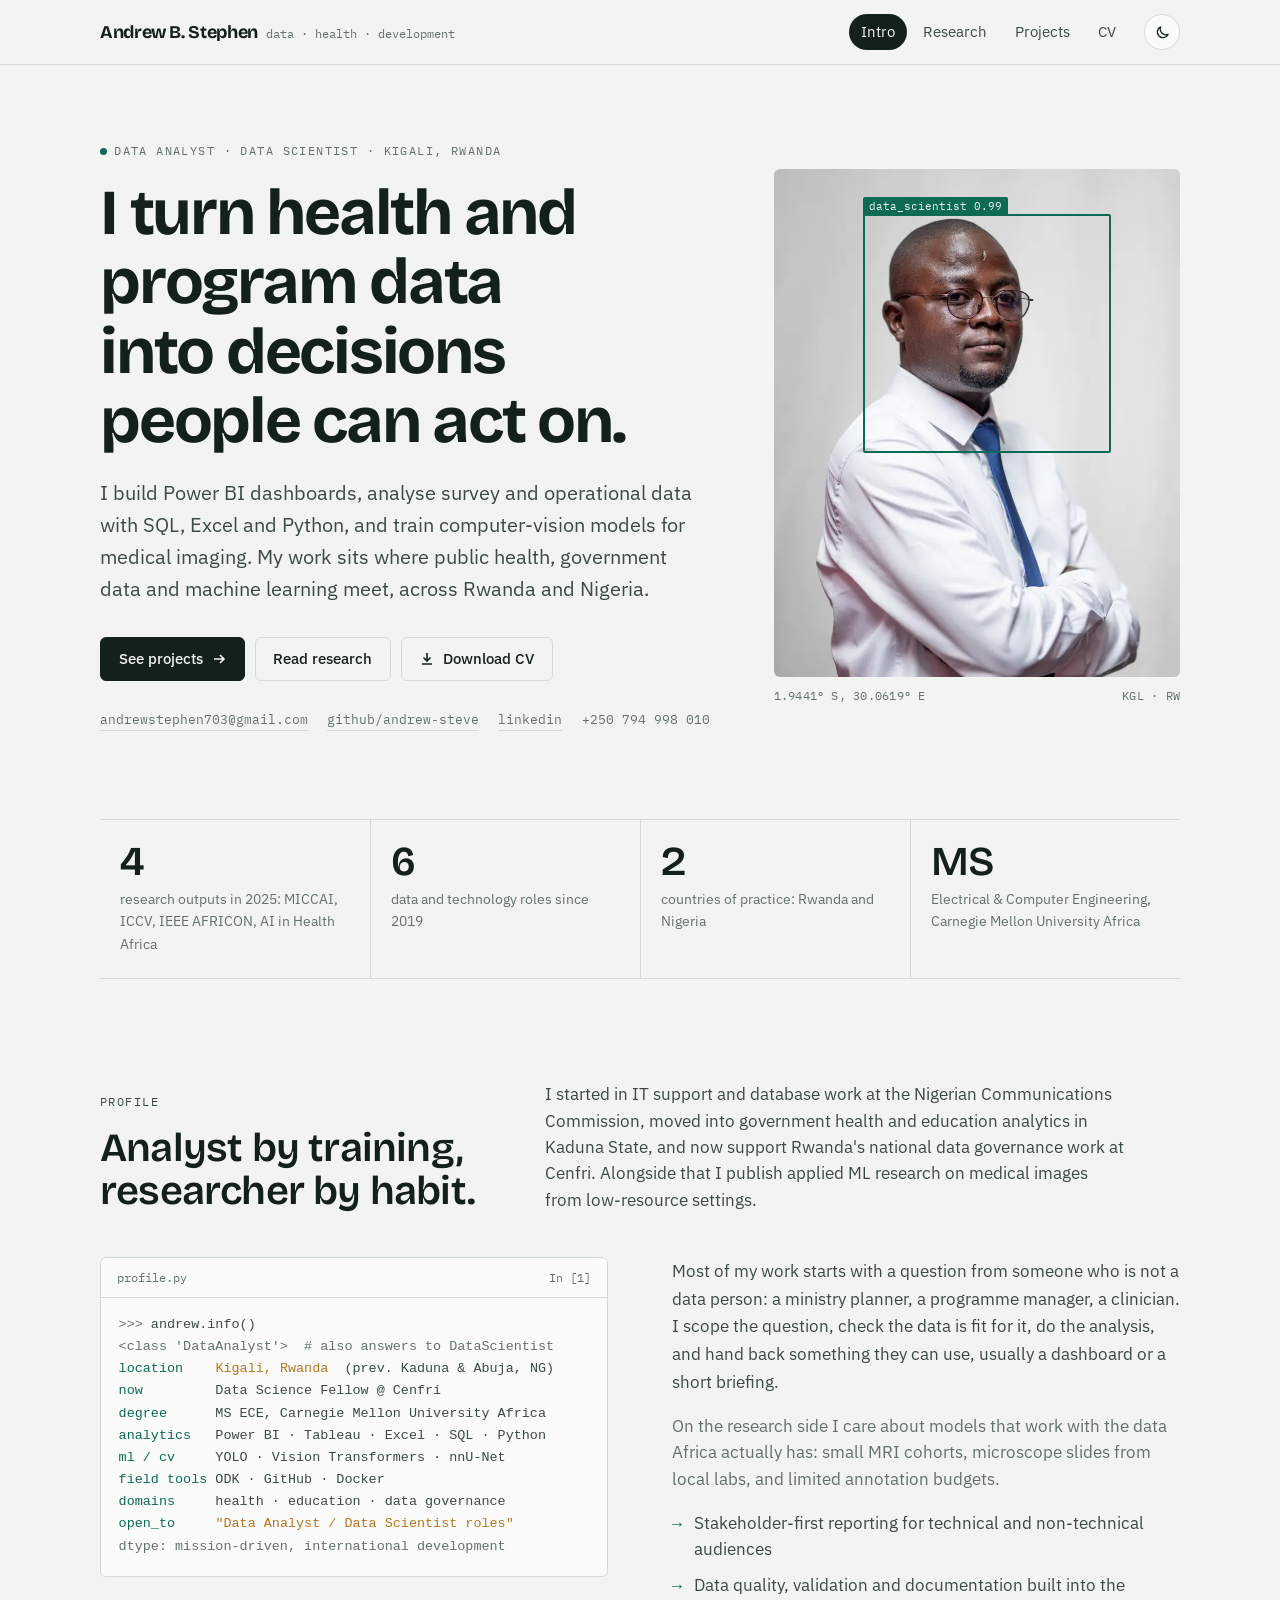
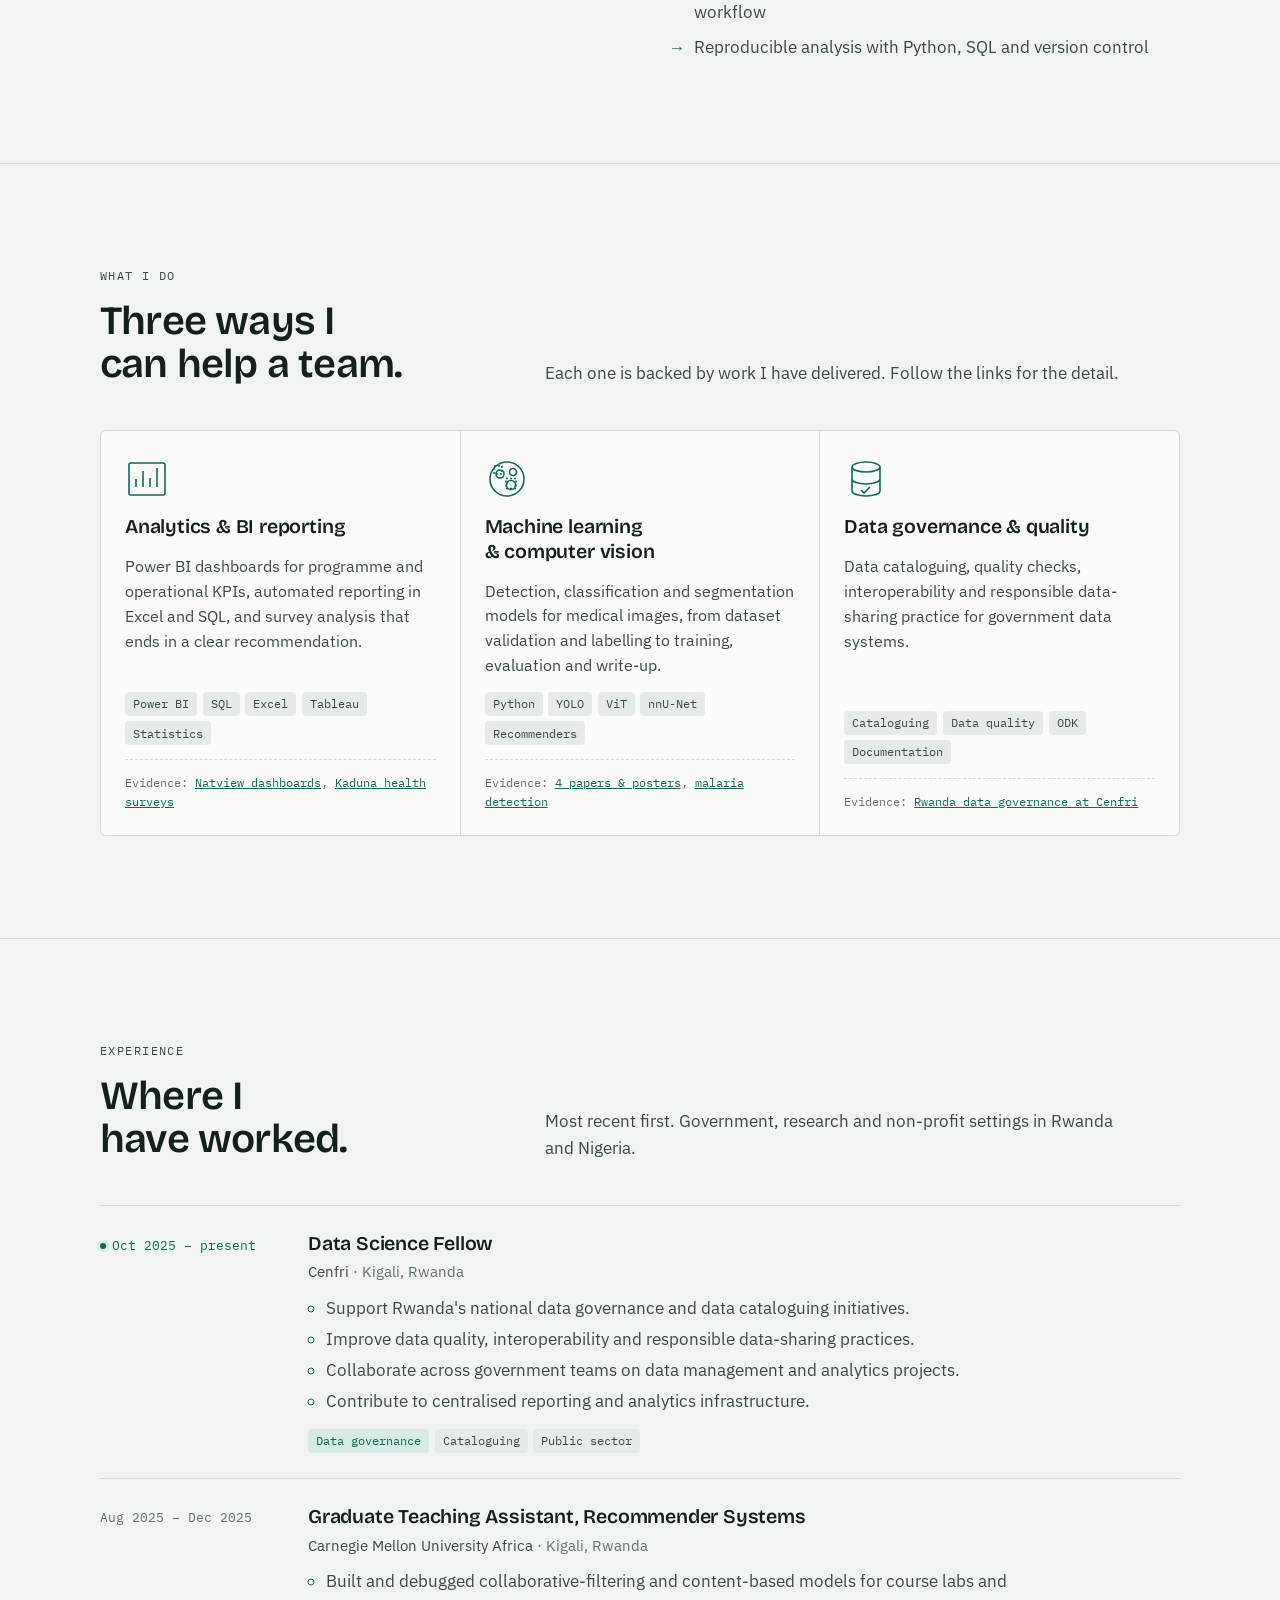
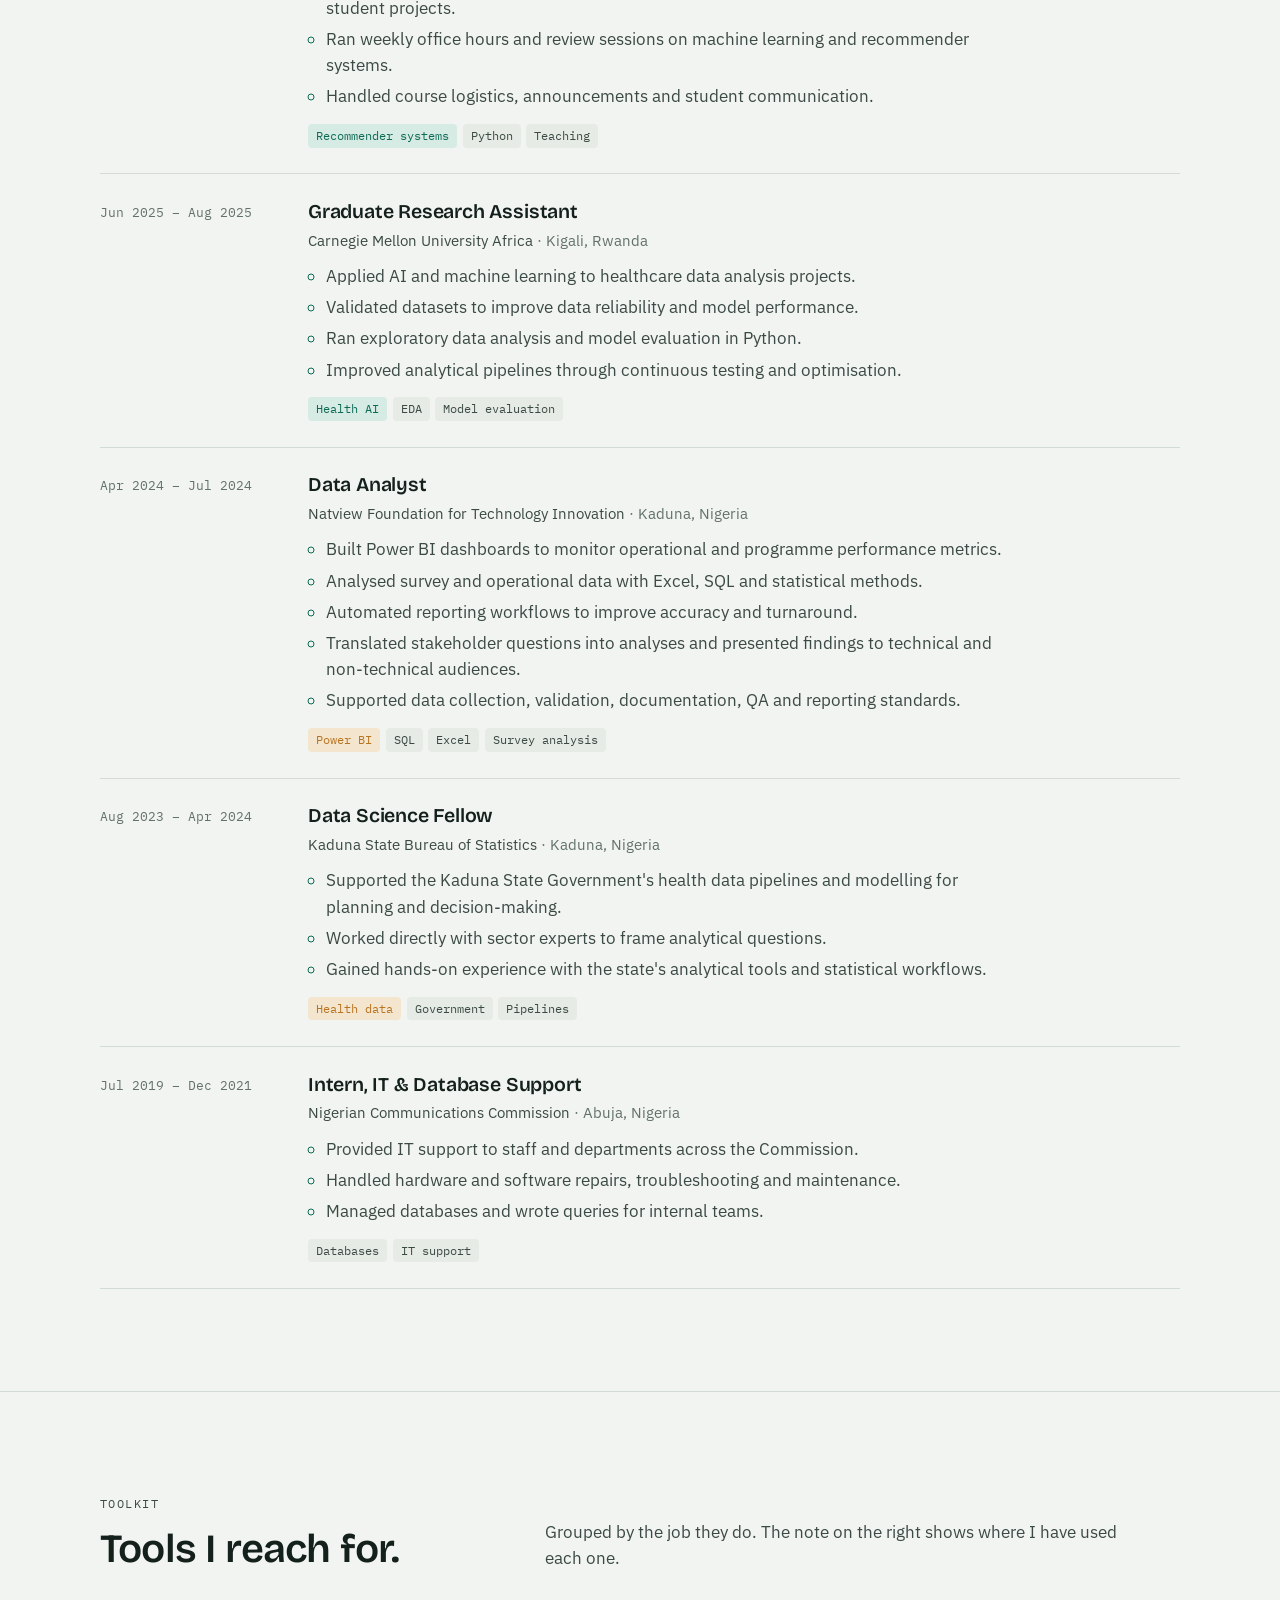
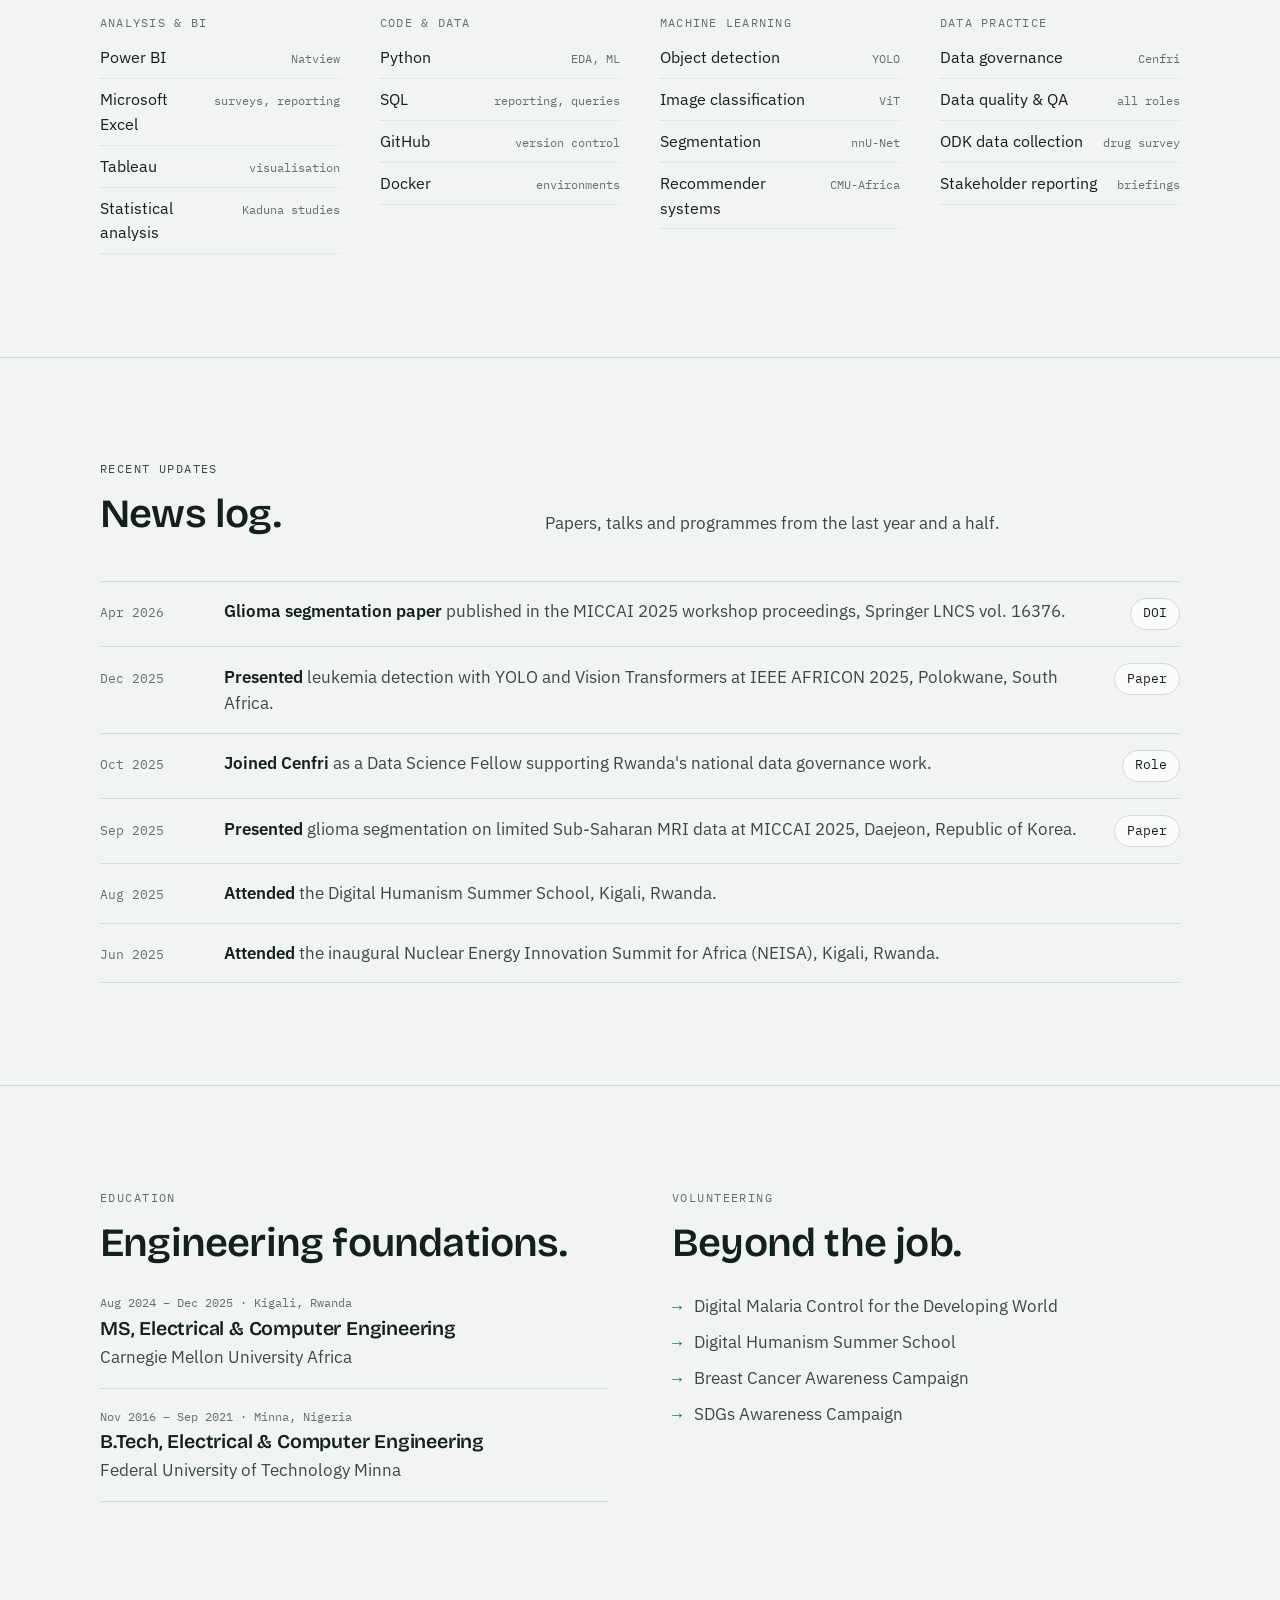
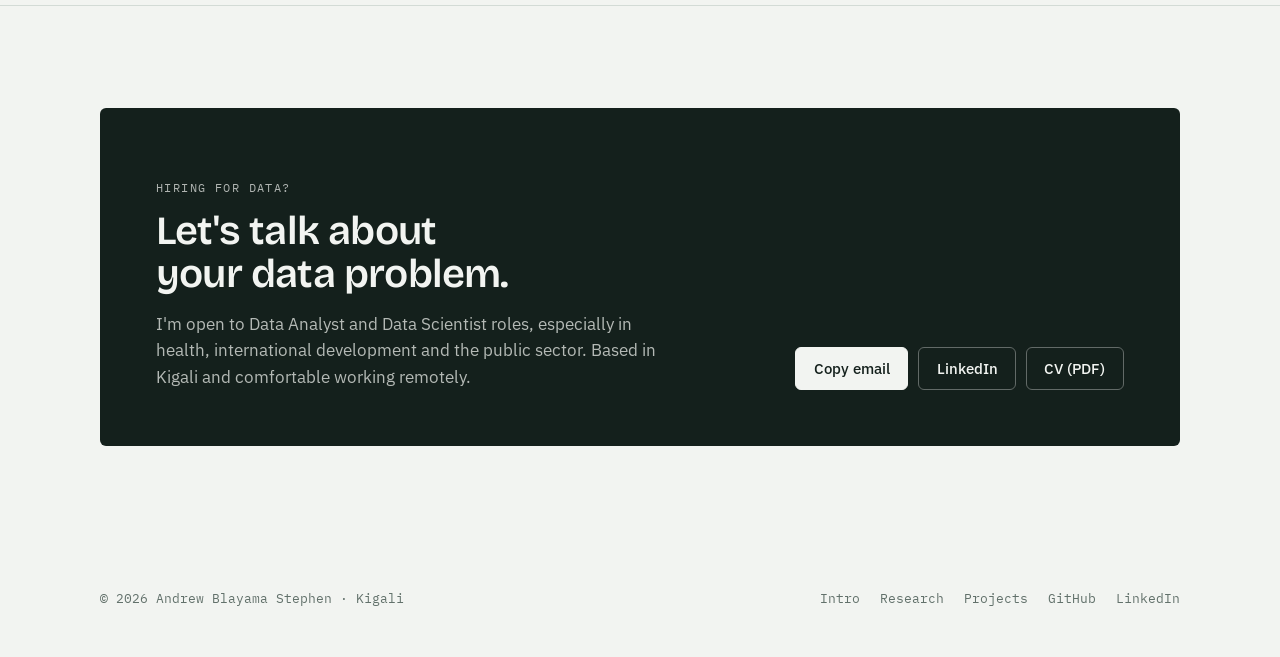
<file: index.html>
<!DOCTYPE html>
<html lang="en">
<head>
<meta charset="UTF-8">
<meta name="viewport" content="width=device-width, initial-scale=1.0, viewport-fit=cover">
<title>Andrew Blayama Stephen</title>
<meta name="description" content="Andrew Blayama Stephen — Data Analyst and Data Scientist in Kigali, Rwanda. Power BI, SQL, Python and applied machine learning for health, education and public-sector data.">
<meta property="og:title" content="Andrew Blayama Stephen · Data Analyst & Data Scientist">
<meta property="og:description" content="Dashboards, survey analytics, data governance and medical-imaging ML research for health and development across Africa.">
<meta property="og:image" content="assets/andrew.jpg">
<meta property="og:type" content="website">
<script>try{var t=localStorage.getItem("abs-theme");if(t)document.documentElement.setAttribute("data-theme",t)}catch(e){}</script>
<link rel="icon" href="assets/favicon.svg" type="image/svg+xml">
<link rel="preload" href="assets/fonts/plex-sans-400.woff2" as="font" type="font/woff2" crossorigin>
<link rel="preload" href="assets/fonts/bricolage.woff2" as="font" type="font/woff2" crossorigin>
<link rel="stylesheet" href="assets/css/style.css">
</head>
<body>

<header class="site-header">
  <div class="wrap">
    <a class="brand" href="index.html"><b>Andrew B. Stephen</b><span>data · health · development</span></a>
    <nav class="nav" aria-label="Main">
      <a href="index.html" aria-current="page">Intro</a>
      <a href="research.html">Research</a>
      <a href="projects.html">Projects</a>
      <a href="assets/Andrew_Stephen_Resume.pdf" target="_blank" rel="noopener">CV</a>
    </nav>
    <button class="theme-btn" type="button" aria-label="Toggle theme"></button>
  </div>
</header>

<main>
  <!-- ============ HERO ============ -->
  <div class="hero">
    <div class="wrap hero-grid">
      <div>
        <p class="eyebrow rise"><span class="dot"></span>Data Analyst · Data Scientist · Kigali, Rwanda</p>
        <h1 class="rise d1">I turn health and program data into decisions people can act on.</h1>
        <p class="lede rise d2">I build Power BI dashboards, analyse survey and operational data with SQL, Excel and Python, and train computer-vision models for medical imaging. My work sits where public health, government data and machine learning meet, across Rwanda and Nigeria.</p>
        <div class="btns rise d3">
          <a class="btn" href="projects.html">See projects
            <svg viewBox="0 0 16 16" fill="none" stroke="currentColor" stroke-width="1.6"><path d="M3 8h10M9 4l4 4-4 4"/></svg></a>
          <a class="btn ghost" href="research.html">Read research</a>
          <a class="btn ghost" href="assets/Andrew_Stephen_Resume.pdf" target="_blank" rel="noopener">
            <svg viewBox="0 0 16 16" fill="none" stroke="currentColor" stroke-width="1.6"><path d="M8 2v8M4.5 6.5 8 10l3.5-3.5M3 13h10"/></svg>Download CV</a>
        </div>
        <div class="contact-row rise d4">
          <a href="mailto:andrewstephen703@gmail.com">andrewstephen703@gmail.com</a>
          <a href="https://github.com/andrew-steve" target="_blank" rel="noopener">github/andrew-steve</a>
          <a href="https://www.linkedin.com/in/andrew-blayama-stephen-b12a81144" target="_blank" rel="noopener">linkedin</a>
          <span>+250 794 998 010</span>
        </div>
      </div>

      <div class="portrait rise d2">
        <figure>
          <picture><source srcset="assets/andrew.webp" type="image/webp"><img src="assets/andrew.jpg" alt="Portrait of Andrew Blayama Stephen" width="720" height="900" fetchpriority="high" decoding="async"></picture>
          <span class="bbox" data-label="data_scientist 0.99" aria-hidden="true"></span>
        </figure>
        <div class="coords" aria-hidden="true"><span>1.9441° S, 30.0619° E</span><span>KGL · RW</span></div>
      </div>
    </div>
  </div>

  <!-- ============ STATS ============ -->
  <div class="wrap">
    <div class="stats">
      <div class="stat"><b>4</b><span>research outputs in 2025: MICCAI, ICCV, IEEE AFRICON, AI in Health Africa</span></div>
      <div class="stat"><b>6</b><span>data and technology roles since 2019</span></div>
      <div class="stat"><b>2</b><span>countries of practice: Rwanda and Nigeria</span></div>
      <div class="stat"><b>MS</b><span>Electrical &amp; Computer Engineering, Carnegie Mellon University Africa</span></div>
    </div>
  </div>

  <!-- ============ PROFILE ============ -->
  <section id="profile">
    <div class="wrap">
      <div class="sec-head">
        <div>
          <p class="eyebrow">Profile</p>
          <h2>Analyst by training, researcher by habit.</h2>
        </div>
        <p>I started in IT support and database work at the Nigerian Communications Commission, moved into government health and education analytics in Kaduna State, and now support Rwanda's national data governance work at Cenfri. Alongside that I publish applied ML research on medical images from low-resource settings.</p>
      </div>

      <div class="split">
        <div class="info" role="region" aria-label="Profile summary">
          <div class="info-bar"><span>profile.py</span><span>In [1]</span></div>
<pre><span class="c">&gt;&gt;&gt;</span> andrew.info()
<span class="c">&lt;class 'DataAnalyst'&gt;  # also answers to DataScientist</span>
<span class="k">location   </span> <span class="s">Kigali, Rwanda</span>  (prev. Kaduna &amp; Abuja, NG)
<span class="k">now        </span> Data Science Fellow @ Cenfri
<span class="k">degree     </span> MS ECE, Carnegie Mellon University Africa
<span class="k">analytics  </span> Power BI · Tableau · Excel · SQL · Python
<span class="k">ml / cv    </span> YOLO · Vision Transformers · nnU-Net
<span class="k">field tools</span> ODK · GitHub · Docker
<span class="k">domains    </span> health · education · data governance
<span class="k">open_to    </span> <span class="s">"Data Analyst / Data Scientist roles"</span>
<span class="c">dtype: mission-driven, international development</span></pre>
        </div>
        <div style="display:grid;gap:1.1rem;align-content:start">
          <p class="lede" style="font-size:1.08rem">Most of my work starts with a question from someone who is not a data person: a ministry planner, a programme manager, a clinician. I scope the question, check the data is fit for it, do the analysis, and hand back something they can use, usually a dashboard or a short briefing.</p>
          <p class="muted">On the research side I care about models that work with the data Africa actually has: small MRI cohorts, microscope slides from local labs, and limited annotation budgets.</p>
          <ul class="plain-list">
            <li>Stakeholder-first reporting for technical and non-technical audiences</li>
            <li>Data quality, validation and documentation built into the workflow</li>
            <li>Reproducible analysis with Python, SQL and version control</li>
          </ul>
        </div>
      </div>
    </div>
  </section>

  <!-- ============ WHAT I DO ============ -->
  <section id="capabilities">
    <div class="wrap">
      <div class="sec-head">
        <div>
          <p class="eyebrow">What I do</p>
          <h2>Three ways I can help a team.</h2>
        </div>
        <p>Each one is backed by work I have delivered. Follow the links for the detail.</p>
      </div>
      <div class="caps">
        <article class="cap">
          <svg class="glyph" viewBox="0 0 44 44" fill="none" stroke="currentColor" stroke-width="1.6"><rect x="4" y="6" width="36" height="32" rx="2"/><path d="M11 30V22M18 30V14M25 30v-9M32 30V11"/></svg>
          <h3>Analytics &amp; BI reporting</h3>
          <p>Power BI dashboards for programme and operational KPIs, automated reporting in Excel and SQL, and survey analysis that ends in a clear recommendation.</p>
          <ul><li class="tag">Power BI</li><li class="tag">SQL</li><li class="tag">Excel</li><li class="tag">Tableau</li><li class="tag">Statistics</li></ul>
          <p class="evidence">Evidence: <a href="projects.html#p-natview">Natview dashboards</a>, <a href="projects.html#p-health-services">Kaduna health surveys</a></p>
        </article>
        <article class="cap">
          <svg class="glyph" viewBox="0 0 44 44" fill="none" stroke="currentColor" stroke-width="1.6"><circle cx="22" cy="22" r="17"/><circle cx="15" cy="17" r="4"/><circle cx="28" cy="15" r="3.5"/><circle cx="26" cy="28" r="4.5"/><path d="M9 9h8v8H9zM21 21.5h10v10H21z" stroke-dasharray="2 2"/></svg>
          <h3>Machine learning &amp; computer vision</h3>
          <p>Detection, classification and segmentation models for medical images, from dataset validation and labelling to training, evaluation and write-up.</p>
          <ul><li class="tag">Python</li><li class="tag">YOLO</li><li class="tag">ViT</li><li class="tag">nnU-Net</li><li class="tag">Recommenders</li></ul>
          <p class="evidence">Evidence: <a href="research.html#pubs">4 papers &amp; posters</a>, <a href="projects.html#p-malaria">malaria detection</a></p>
        </article>
        <article class="cap">
          <svg class="glyph" viewBox="0 0 44 44" fill="none" stroke="currentColor" stroke-width="1.6"><ellipse cx="22" cy="10" rx="14" ry="5"/><path d="M8 10v24c0 2.8 6.3 5 14 5s14-2.2 14-5V10M8 22c0 2.8 6.3 5 14 5s14-2.2 14-5"/><path d="m17 33 3 3 6-6"/></svg>
          <h3>Data governance &amp; quality</h3>
          <p>Data cataloguing, quality checks, interoperability and responsible data-sharing practice for government data systems.</p>
          <ul><li class="tag">Cataloguing</li><li class="tag">Data quality</li><li class="tag">ODK</li><li class="tag">Documentation</li></ul>
          <p class="evidence">Evidence: <a href="projects.html#p-cenfri">Rwanda data governance at Cenfri</a></p>
        </article>
      </div>
    </div>
  </section>

  <!-- ============ EXPERIENCE ============ -->
  <section id="experience">
    <div class="wrap">
      <div class="sec-head">
        <div>
          <p class="eyebrow">Experience</p>
          <h2>Where I have worked.</h2>
        </div>
        <p>Most recent first. Government, research and non-profit settings in Rwanda and Nigeria.</p>
      </div>
      <ol class="timeline">
        <li class="role">
          <div class="when"><span class="now">Oct 2025 – present</span></div>
          <div>
            <h3>Data Science Fellow</h3>
            <p class="org">Cenfri <span>· Kigali, Rwanda</span></p>
            <ul>
              <li>Support Rwanda's national data governance and data cataloguing initiatives.</li>
              <li>Improve data quality, interoperability and responsible data-sharing practices.</li>
              <li>Collaborate across government teams on data management and analytics projects.</li>
              <li>Contribute to centralised reporting and analytics infrastructure.</li>
            </ul>
            <div class="tags"><span class="tag jade">Data governance</span><span class="tag">Cataloguing</span><span class="tag">Public sector</span></div>
          </div>
        </li>
        <li class="role">
          <div class="when">Aug 2025 – Dec 2025</div>
          <div>
            <h3>Graduate Teaching Assistant, Recommender Systems</h3>
            <p class="org">Carnegie Mellon University Africa <span>· Kigali, Rwanda</span></p>
            <ul>
              <li>Built and debugged collaborative-filtering and content-based models for course labs and student projects.</li>
              <li>Ran weekly office hours and review sessions on machine learning and recommender systems.</li>
              <li>Handled course logistics, announcements and student communication.</li>
            </ul>
            <div class="tags"><span class="tag jade">Recommender systems</span><span class="tag">Python</span><span class="tag">Teaching</span></div>
          </div>
        </li>
        <li class="role">
          <div class="when">Jun 2025 – Aug 2025</div>
          <div>
            <h3>Graduate Research Assistant</h3>
            <p class="org">Carnegie Mellon University Africa <span>· Kigali, Rwanda</span></p>
            <ul>
              <li>Applied AI and machine learning to healthcare data analysis projects.</li>
              <li>Validated datasets to improve data reliability and model performance.</li>
              <li>Ran exploratory data analysis and model evaluation in Python.</li>
              <li>Improved analytical pipelines through continuous testing and optimisation.</li>
            </ul>
            <div class="tags"><span class="tag jade">Health AI</span><span class="tag">EDA</span><span class="tag">Model evaluation</span></div>
          </div>
        </li>
        <li class="role">
          <div class="when">Apr 2024 – Jul 2024</div>
          <div>
            <h3>Data Analyst</h3>
            <p class="org">Natview Foundation for Technology Innovation <span>· Kaduna, Nigeria</span></p>
            <ul>
              <li>Built Power BI dashboards to monitor operational and programme performance metrics.</li>
              <li>Analysed survey and operational data with Excel, SQL and statistical methods.</li>
              <li>Automated reporting workflows to improve accuracy and turnaround.</li>
              <li>Translated stakeholder questions into analyses and presented findings to technical and non-technical audiences.</li>
              <li>Supported data collection, validation, documentation, QA and reporting standards.</li>
            </ul>
            <div class="tags"><span class="tag ochre">Power BI</span><span class="tag">SQL</span><span class="tag">Excel</span><span class="tag">Survey analysis</span></div>
          </div>
        </li>
        <li class="role">
          <div class="when">Aug 2023 – Apr 2024</div>
          <div>
            <h3>Data Science Fellow</h3>
            <p class="org">Kaduna State Bureau of Statistics <span>· Kaduna, Nigeria</span></p>
            <ul>
              <li>Supported the Kaduna State Government's health data pipelines and modelling for planning and decision-making.</li>
              <li>Worked directly with sector experts to frame analytical questions.</li>
              <li>Gained hands-on experience with the state's analytical tools and statistical workflows.</li>
            </ul>
            <div class="tags"><span class="tag ochre">Health data</span><span class="tag">Government</span><span class="tag">Pipelines</span></div>
          </div>
        </li>
        <li class="role">
          <div class="when">Jul 2019 – Dec 2021</div>
          <div>
            <h3>Intern, IT &amp; Database Support</h3>
            <p class="org">Nigerian Communications Commission <span>· Abuja, Nigeria</span></p>
            <ul>
              <li>Provided IT support to staff and departments across the Commission.</li>
              <li>Handled hardware and software repairs, troubleshooting and maintenance.</li>
              <li>Managed databases and wrote queries for internal teams.</li>
            </ul>
            <div class="tags"><span class="tag">Databases</span><span class="tag">IT support</span></div>
          </div>
        </li>
      </ol>
    </div>
  </section>

  <!-- ============ SKILLS ============ -->
  <section id="skills">
    <div class="wrap">
      <div class="sec-head">
        <div>
          <p class="eyebrow">Toolkit</p>
          <h2>Tools I reach for.</h2>
        </div>
        <p>Grouped by the job they do. The note on the right shows where I have used each one.</p>
      </div>
      <div class="skills">
        <div class="skill-group">
          <h3>Analysis &amp; BI</h3>
          <ul>
            <li>Power BI <small>Natview</small></li>
            <li>Microsoft Excel <small>surveys, reporting</small></li>
            <li>Tableau <small>visualisation</small></li>
            <li>Statistical analysis <small>Kaduna studies</small></li>
          </ul>
        </div>
        <div class="skill-group">
          <h3>Code &amp; data</h3>
          <ul>
            <li>Python <small>EDA, ML</small></li>
            <li>SQL <small>reporting, queries</small></li>
            <li>GitHub <small>version control</small></li>
            <li>Docker <small>environments</small></li>
          </ul>
        </div>
        <div class="skill-group">
          <h3>Machine learning</h3>
          <ul>
            <li>Object detection <small>YOLO</small></li>
            <li>Image classification <small>ViT</small></li>
            <li>Segmentation <small>nnU-Net</small></li>
            <li>Recommender systems <small>CMU-Africa</small></li>
          </ul>
        </div>
        <div class="skill-group">
          <h3>Data practice</h3>
          <ul>
            <li>Data governance <small>Cenfri</small></li>
            <li>Data quality &amp; QA <small>all roles</small></li>
            <li>ODK data collection <small>drug survey</small></li>
            <li>Stakeholder reporting <small>briefings</small></li>
          </ul>
        </div>
      </div>
    </div>
  </section>

  <!-- ============ UPDATES ============ -->
  <section id="updates">
    <div class="wrap">
      <div class="sec-head">
        <div>
          <p class="eyebrow">Recent updates</p>
          <h2>News log.</h2>
        </div>
        <p>Papers, talks and programmes from the last year and a half.</p>
      </div>
      <ul class="log">
        <li><time datetime="2026-04">Apr 2026</time><p><b>Glioma segmentation paper</b> published in the MICCAI 2025 workshop proceedings, Springer LNCS vol. 16376.</p><a class="chip-link" href="https://doi.org/10.1007/978-3-032-16365-3_30" target="_blank" rel="noopener">DOI</a></li>
        <li><time datetime="2025-12">Dec 2025</time><p><b>Presented</b> leukemia detection with YOLO and Vision Transformers at IEEE AFRICON 2025, Polokwane, South Africa.</p><a class="chip-link" href="research.html#pub-leukemia">Paper</a></li>
        <li><time datetime="2025-10">Oct 2025</time><p><b>Joined Cenfri</b> as a Data Science Fellow supporting Rwanda's national data governance work.</p><a class="chip-link" href="#experience">Role</a></li>
        <li><time datetime="2025-09">Sep 2025</time><p><b>Presented</b> glioma segmentation on limited Sub-Saharan MRI data at MICCAI 2025, Daejeon, Republic of Korea.</p><a class="chip-link" href="research.html#pub-glioma">Paper</a></li>
        <li><time datetime="2025-08">Aug 2025</time><p><b>Attended</b> the Digital Humanism Summer School, Kigali, Rwanda.</p><span></span></li>
        <li><time datetime="2025-06">Jun 2025</time><p><b>Attended</b> the inaugural Nuclear Energy Innovation Summit for Africa (NEISA), Kigali, Rwanda.</p><span></span></li>
      </ul>
    </div>
  </section>

  <!-- ============ EDUCATION ============ -->
  <section id="education">
    <div class="wrap split">
      <div>
        <p class="eyebrow" style="margin-bottom:.9rem">Education</p>
        <h2 style="margin-bottom:1.75rem">Engineering foundations.</h2>
        <div class="edu">
          <div class="edu-item">
            <span class="meta">Aug 2024 – Dec 2025 · Kigali, Rwanda</span>
            <h3>MS, Electrical &amp; Computer Engineering</h3>
            <p>Carnegie Mellon University Africa</p>
          </div>
          <div class="edu-item">
            <span class="meta">Nov 2016 – Sep 2021 · Minna, Nigeria</span>
            <h3>B.Tech, Electrical &amp; Computer Engineering</h3>
            <p>Federal University of Technology Minna</p>
          </div>
        </div>
      </div>
      <div>
        <p class="eyebrow" style="margin-bottom:.9rem">Volunteering</p>
        <h2 style="margin-bottom:1.75rem">Beyond the job.</h2>
        <ul class="plain-list">
          <li>Digital Malaria Control for the Developing World</li>
          <li>Digital Humanism Summer School</li>
          <li>Breast Cancer Awareness Campaign</li>
          <li>SDGs Awareness Campaign</li>
        </ul>
      </div>
    </div>
  </section>

  <!-- ============ CTA ============ -->
  <section id="contact">
    <div class="wrap">
      <div class="cta">
        <div>
          <p class="eyebrow" style="color:inherit;opacity:.7">Hiring for data?</p>
          <h2 style="margin-top:.8rem">Let's talk about your data problem.</h2>
          <p>I'm open to Data Analyst and Data Scientist roles, especially in health, international development and the public sector. Based in Kigali and comfortable working remotely.</p>
        </div>
        <div class="btns">
          <button class="btn" type="button" data-copy="andrewstephen703@gmail.com"><span data-copy-label>Copy email</span></button>
          <a class="btn ghost" href="https://www.linkedin.com/in/andrew-blayama-stephen-b12a81144" target="_blank" rel="noopener">LinkedIn</a>
          <a class="btn ghost" href="assets/Andrew_Stephen_Resume.pdf" target="_blank" rel="noopener">CV (PDF)</a>
        </div>
      </div>
    </div>
  </section>
</main>

<footer class="site-footer">
  <div class="wrap">
    <span>© <span data-year>2026</span> Andrew Blayama Stephen · Kigali</span>
    <nav aria-label="Footer">
      <a href="index.html">Intro</a><a href="research.html">Research</a><a href="projects.html">Projects</a>
      <a href="https://github.com/andrew-steve" target="_blank" rel="noopener">GitHub</a>
      <a href="https://www.linkedin.com/in/andrew-blayama-stephen-b12a81144" target="_blank" rel="noopener">LinkedIn</a>
    </nav>
  </div>
</footer>

<script src="assets/js/main.js" defer></script>
</body>
</html>
</file>
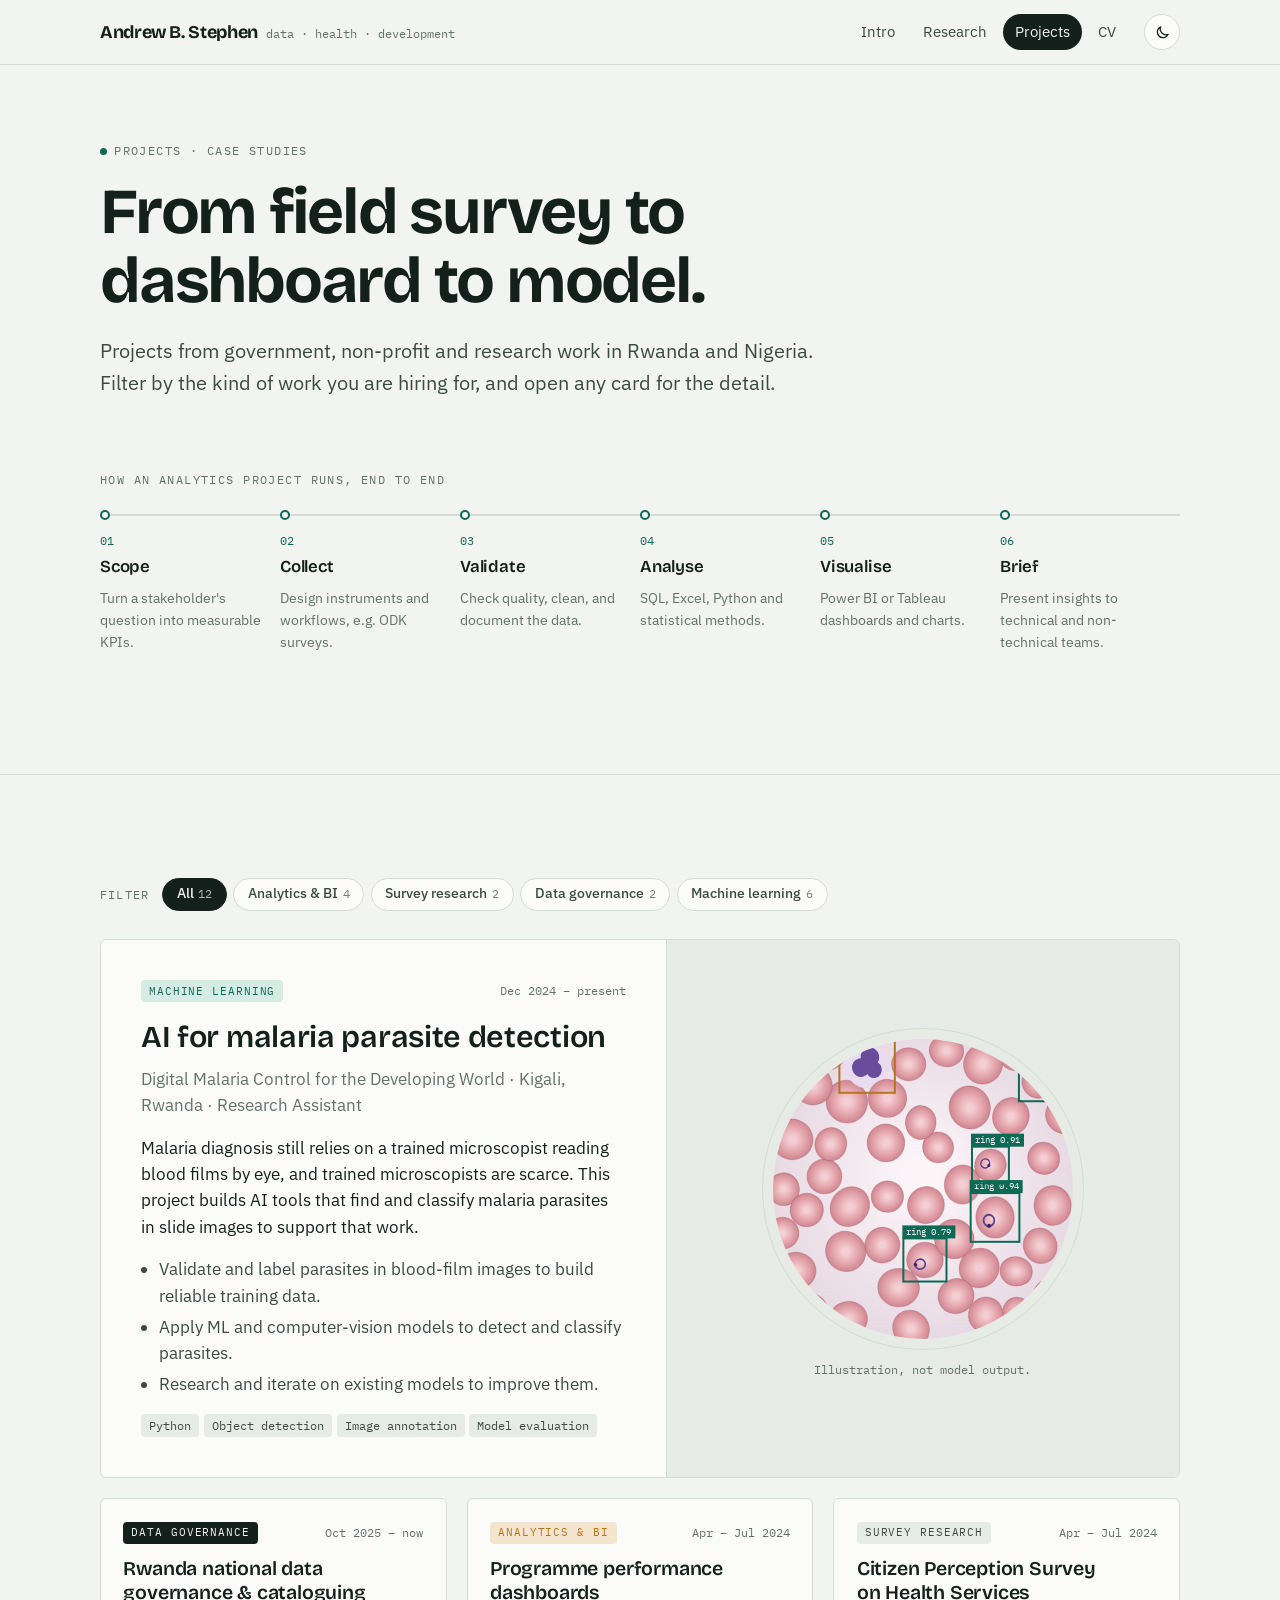
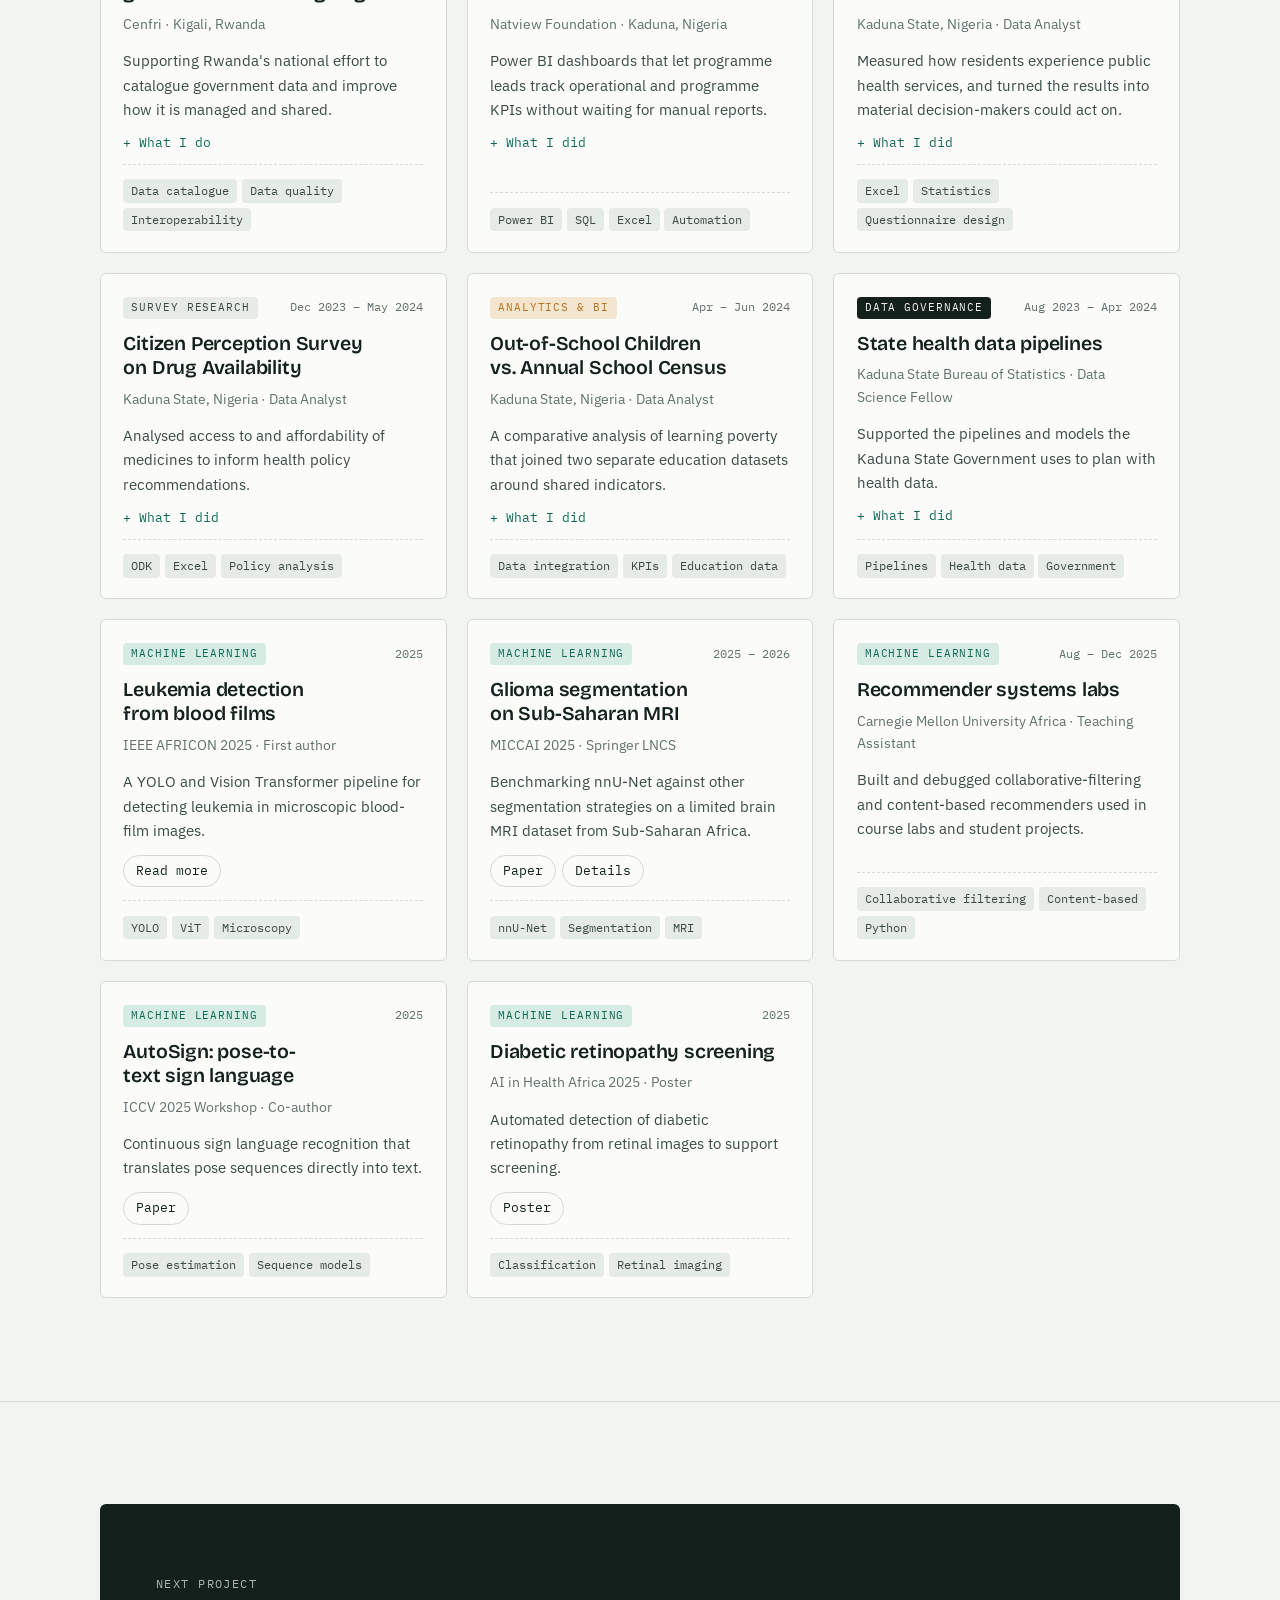
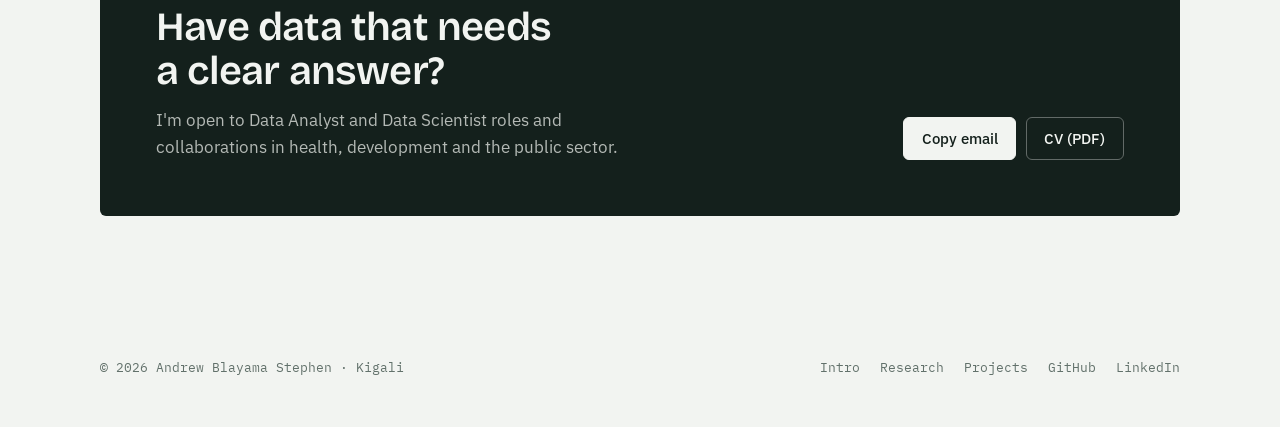
<file: projects.html>
<!DOCTYPE html>
<html lang="en">
<head>
<meta charset="UTF-8">
<meta name="viewport" content="width=device-width, initial-scale=1.0, viewport-fit=cover">
<title>Projects · Andrew Blayama Stephen</title>
<meta name="description" content="Data analysis, BI dashboards, survey research, data governance and machine learning projects by Andrew Blayama Stephen.">
<script>try{var t=localStorage.getItem("abs-theme");if(t)document.documentElement.setAttribute("data-theme",t)}catch(e){}</script>
<link rel="icon" href="assets/favicon.svg" type="image/svg+xml">
<link rel="preload" href="assets/fonts/plex-sans-400.woff2" as="font" type="font/woff2" crossorigin>
<link rel="preload" href="assets/fonts/bricolage.woff2" as="font" type="font/woff2" crossorigin>
<link rel="stylesheet" href="assets/css/style.css">
</head>
<body>

<header class="site-header">
  <div class="wrap">
    <a class="brand" href="index.html"><b>Andrew B. Stephen</b><span>data · health · development</span></a>
    <nav class="nav" aria-label="Main">
      <a href="index.html">Intro</a>
      <a href="research.html">Research</a>
      <a href="projects.html" aria-current="page">Projects</a>
      <a href="assets/Andrew_Stephen_Resume.pdf" target="_blank" rel="noopener">CV</a>
    </nav>
    <button class="theme-btn" type="button" aria-label="Toggle theme"></button>
  </div>
</header>

<main>
  <div class="page-hero">
    <div class="wrap">
      <p class="eyebrow rise"><span class="dot"></span>Projects · Case studies</p>
      <h1 class="rise d1" style="max-width:18ch">From field survey to dashboard to model.</h1>
      <p class="lede rise d2">Projects from government, non-profit and research work in Rwanda and Nigeria. Filter by the kind of work you are hiring for, and open any card for the detail.</p>
    </div>
  </div>

  <!-- ============ HOW I WORK ============ -->
  <section id="process" style="padding-top:0">
    <div class="wrap">
      <p class="eyebrow" style="margin-bottom:1.5rem">How an analytics project runs, end to end</p>
      <ol class="pipeline">
        <li><b>Scope</b><span>Turn a stakeholder's question into measurable KPIs.</span></li>
        <li><b>Collect</b><span>Design instruments and workflows, e.g. ODK surveys.</span></li>
        <li><b>Validate</b><span>Check quality, clean, and document the data.</span></li>
        <li><b>Analyse</b><span>SQL, Excel, Python and statistical methods.</span></li>
        <li><b>Visualise</b><span>Power BI or Tableau dashboards and charts.</span></li>
        <li><b>Brief</b><span>Present insights to technical and non-technical teams.</span></li>
      </ol>
    </div>
  </section>

  <!-- ============ PROJECTS ============ -->
  <section id="work">
    <div class="wrap">
      <div class="filters" role="toolbar" aria-label="Filter projects">
        <span class="label">Filter</span>
        <button class="filter" type="button" data-filter="all" aria-pressed="true">All</button>
        <button class="filter" type="button" data-filter="bi" aria-pressed="false">Analytics &amp; BI</button>
        <button class="filter" type="button" data-filter="survey" aria-pressed="false">Survey research</button>
        <button class="filter" type="button" data-filter="gov" aria-pressed="false">Data governance</button>
        <button class="filter" type="button" data-filter="ml" aria-pressed="false">Machine learning</button>
      </div>

      <!-- featured -->
      <article class="featured" id="p-malaria" data-cat="ml">
        <div class="body">
          <div class="card-top"><span class="cat ml">Machine learning</span><span class="meta muted mono" style="font-size:.76rem">Dec 2024 – present</span></div>
          <h3>AI for malaria parasite detection</h3>
          <p class="muted" style="margin-top:-.4rem">Digital Malaria Control for the Developing World · Kigali, Rwanda · Research Assistant</p>
          <p>Malaria diagnosis still relies on a trained microscopist reading blood films by eye, and trained microscopists are scarce. This project builds AI tools that find and classify malaria parasites in slide images to support that work.</p>
          <ul style="margin:0;padding-left:1.1rem;color:var(--ink-2);display:grid;gap:.3rem">
            <li>Validate and label parasites in blood-film images to build reliable training data.</li>
            <li>Apply ML and computer-vision models to detect and classify parasites.</li>
            <li>Research and iterate on existing models to improve them.</li>
          </ul>
          <div class="stack" style="display:flex;flex-wrap:wrap;gap:.3rem"><span class="tag">Python</span><span class="tag">Object detection</span><span class="tag">Image annotation</span><span class="tag">Model evaluation</span></div>
        </div>
        <div class="visual">
          <figure class="scope">
            <div class="scope-lens"><canvas class="field" data-seed="29" aria-label="Illustration of a blood film with detection boxes" role="img"></canvas></div>
            <figcaption>Illustration, not model output.</figcaption>
          </figure>
        </div>
      </article>

      <div class="grid">
        <!-- Cenfri -->
        <article class="card" id="p-cenfri" data-cat="gov">
          <div class="card-top"><span class="cat gov">Data governance</span><span class="meta">Oct 2025 – now</span></div>
          <h3>Rwanda national data governance &amp; cataloguing</h3>
          <p class="where">Cenfri · Kigali, Rwanda</p>
          <p>Supporting Rwanda's national effort to catalogue government data and improve how it is managed and shared.</p>
          <details><summary>What I do</summary>
            <ul>
              <li>Support national data governance and data cataloguing initiatives.</li>
              <li>Improve data quality, interoperability and responsible data sharing.</li>
              <li>Work with government teams on data management and analytics.</li>
              <li>Contribute to centralised reporting and analytics infrastructure.</li>
            </ul>
          </details>
          <div class="stack"><span class="tag">Data catalogue</span><span class="tag">Data quality</span><span class="tag">Interoperability</span></div>
        </article>

        <!-- Natview -->
        <article class="card" id="p-natview" data-cat="bi">
          <div class="card-top"><span class="cat bi">Analytics &amp; BI</span><span class="meta">Apr – Jul 2024</span></div>
          <h3>Programme performance dashboards</h3>
          <p class="where">Natview Foundation · Kaduna, Nigeria</p>
          <p>Power BI dashboards that let programme leads track operational and programme KPIs without waiting for manual reports.</p>
          <details><summary>What I did</summary>
            <ul>
              <li>Built Power BI dashboards for operational and programme metrics.</li>
              <li>Automated reporting workflows to improve accuracy and turnaround.</li>
              <li>Analysed survey and operational data with Excel, SQL and statistics.</li>
              <li>Contributed to data management and reporting standards.</li>
            </ul>
          </details>
          <div class="stack"><span class="tag">Power BI</span><span class="tag">SQL</span><span class="tag">Excel</span><span class="tag">Automation</span></div>
        </article>

        <!-- Health services survey -->
        <article class="card" id="p-health-services" data-cat="survey bi">
          <div class="card-top"><span class="cat survey">Survey research</span><span class="meta">Apr – Jul 2024</span></div>
          <h3>Citizen Perception Survey on Health Services</h3>
          <p class="where">Kaduna State, Nigeria · Data Analyst</p>
          <p>Measured how residents experience public health services, and turned the results into material decision-makers could act on.</p>
          <details><summary>What I did</summary>
            <ul>
              <li>Supported questionnaire scripting, testing and data collection.</li>
              <li>Analysed survey data with Excel and statistical methods.</li>
              <li>Built insights and presentations for stakeholders and decision-makers.</li>
            </ul>
          </details>
          <div class="stack"><span class="tag">Excel</span><span class="tag">Statistics</span><span class="tag">Questionnaire design</span></div>
        </article>

        <!-- Drug availability -->
        <article class="card" id="p-drugs" data-cat="survey">
          <div class="card-top"><span class="cat survey">Survey research</span><span class="meta">Dec 2023 – May 2024</span></div>
          <h3>Citizen Perception Survey on Drug Availability</h3>
          <p class="where">Kaduna State, Nigeria · Data Analyst</p>
          <p>Analysed access to and affordability of medicines to inform health policy recommendations.</p>
          <details><summary>What I did</summary>
            <ul>
              <li>Designed data collection workflows in Open Data Kit (ODK).</li>
              <li>Analysed healthcare access and affordability data.</li>
              <li>Presented findings and recommendations to project stakeholders.</li>
            </ul>
          </details>
          <div class="stack"><span class="tag">ODK</span><span class="tag">Excel</span><span class="tag">Policy analysis</span></div>
        </article>

        <!-- OOSC -->
        <article class="card" id="p-oosc" data-cat="bi">
          <div class="card-top"><span class="cat bi">Analytics &amp; BI</span><span class="meta">Apr – Jun 2024</span></div>
          <h3>Out-of-School Children vs. Annual School Census</h3>
          <p class="where">Kaduna State, Nigeria · Data Analyst</p>
          <p>A comparative analysis of learning poverty that joined two separate education datasets around shared indicators.</p>
          <details><summary>What I did</summary>
            <ul>
              <li>Reviewed the Annual School Census (ASC) and Out-of-School Children (OOSC) reports.</li>
              <li>Identified common KPIs and merged the two datasets.</li>
              <li>Analysed the combined data and documented the findings.</li>
              <li>Presented the report to stakeholders.</li>
            </ul>
          </details>
          <div class="stack"><span class="tag">Data integration</span><span class="tag">KPIs</span><span class="tag">Education data</span></div>
        </article>

        <!-- KDBS -->
        <article class="card" id="p-kdbs" data-cat="gov bi">
          <div class="card-top"><span class="cat gov">Data governance</span><span class="meta">Aug 2023 – Apr 2024</span></div>
          <h3>State health data pipelines</h3>
          <p class="where">Kaduna State Bureau of Statistics · Data Science Fellow</p>
          <p>Supported the pipelines and models the Kaduna State Government uses to plan with health data.</p>
          <details><summary>What I did</summary>
            <ul>
              <li>Supported health data pipelines and modelling for planning.</li>
              <li>Worked with sector experts to frame analytical questions.</li>
              <li>Used the Bureau's analytical tools and statistical workflows.</li>
            </ul>
          </details>
          <div class="stack"><span class="tag">Pipelines</span><span class="tag">Health data</span><span class="tag">Government</span></div>
        </article>

        <!-- Leukemia -->
        <article class="card" id="p-leukemia" data-cat="ml">
          <div class="card-top"><span class="cat ml">Machine learning</span><span class="meta">2025</span></div>
          <h3>Leukemia detection from blood films</h3>
          <p class="where">IEEE AFRICON 2025 · First author</p>
          <p>A YOLO and Vision Transformer pipeline for detecting leukemia in microscopic blood-film images.</p>
          <div class="links"><a class="chip-link" href="research.html#pub-leukemia">Read more</a></div>
          <div class="stack"><span class="tag">YOLO</span><span class="tag">ViT</span><span class="tag">Microscopy</span></div>
        </article>

        <!-- Glioma -->
        <article class="card" id="p-glioma" data-cat="ml">
          <div class="card-top"><span class="cat ml">Machine learning</span><span class="meta">2025 – 2026</span></div>
          <h3>Glioma segmentation on Sub-Saharan MRI</h3>
          <p class="where">MICCAI 2025 · Springer LNCS</p>
          <p>Benchmarking nnU-Net against other segmentation strategies on a limited brain MRI dataset from Sub-Saharan Africa.</p>
          <div class="links"><a class="chip-link" href="https://doi.org/10.1007/978-3-032-16365-3_30" target="_blank" rel="noopener">Paper</a><a class="chip-link" href="research.html#pub-glioma">Details</a></div>
          <div class="stack"><span class="tag">nnU-Net</span><span class="tag">Segmentation</span><span class="tag">MRI</span></div>
        </article>

        <!-- Recommender -->
        <article class="card" id="p-recsys" data-cat="ml">
          <div class="card-top"><span class="cat ml">Machine learning</span><span class="meta">Aug – Dec 2025</span></div>
          <h3>Recommender systems labs</h3>
          <p class="where">Carnegie Mellon University Africa · Teaching Assistant</p>
          <p>Built and debugged collaborative-filtering and content-based recommenders used in course labs and student projects.</p>
          <div class="stack"><span class="tag">Collaborative filtering</span><span class="tag">Content-based</span><span class="tag">Python</span></div>
        </article>

        <!-- AutoSign -->
        <article class="card" id="p-autosign" data-cat="ml">
          <div class="card-top"><span class="cat ml">Machine learning</span><span class="meta">2025</span></div>
          <h3>AutoSign: pose-to-text sign language</h3>
          <p class="where">ICCV 2025 Workshop · Co-author</p>
          <p>Continuous sign language recognition that translates pose sequences directly into text.</p>
          <div class="links"><a class="chip-link" href="https://openaccess.thecvf.com/content/ICCV2025W/MSLR/html/Johnny_AutoSign_Direct_Pose-to-Text_Translation_for_Continuous_Sign_Language_Recognition_ICCVW_2025_paper.html" target="_blank" rel="noopener">Paper</a></div>
          <div class="stack"><span class="tag">Pose estimation</span><span class="tag">Sequence models</span></div>
        </article>

        <!-- DR -->
        <article class="card" id="p-dr" data-cat="ml">
          <div class="card-top"><span class="cat ml">Machine learning</span><span class="meta">2025</span></div>
          <h3>Diabetic retinopathy screening</h3>
          <p class="where">AI in Health Africa 2025 · Poster</p>
          <p>Automated detection of diabetic retinopathy from retinal images to support screening.</p>
          <div class="links"><a class="chip-link" href="https://conference.makerereaihealthlab.com/posters/7222bc75-79ea-48b3-8a8e-a9ac6e03476d" target="_blank" rel="noopener">Poster</a></div>
          <div class="stack"><span class="tag">Classification</span><span class="tag">Retinal imaging</span></div>
        </article>
      </div>
    </div>
  </section>

  <section id="contact">
    <div class="wrap">
      <div class="cta">
        <div>
          <p class="eyebrow" style="color:inherit;opacity:.7">Next project</p>
          <h2 style="margin-top:.8rem">Have data that needs a clear answer?</h2>
          <p>I'm open to Data Analyst and Data Scientist roles and collaborations in health, development and the public sector.</p>
        </div>
        <div class="btns">
          <button class="btn" type="button" data-copy="andrewstephen703@gmail.com"><span data-copy-label>Copy email</span></button>
          <a class="btn ghost" href="assets/Andrew_Stephen_Resume.pdf" target="_blank" rel="noopener">CV (PDF)</a>
        </div>
      </div>
    </div>
  </section>
</main>

<footer class="site-footer">
  <div class="wrap">
    <span>© <span data-year>2026</span> Andrew Blayama Stephen · Kigali</span>
    <nav aria-label="Footer">
      <a href="index.html">Intro</a><a href="research.html">Research</a><a href="projects.html">Projects</a>
      <a href="https://github.com/andrew-steve" target="_blank" rel="noopener">GitHub</a>
      <a href="https://www.linkedin.com/in/andrew-blayama-stephen-b12a81144" target="_blank" rel="noopener">LinkedIn</a>
    </nav>
  </div>
</footer>

<script src="assets/js/main.js" defer></script>
</body>
</html>
</file>
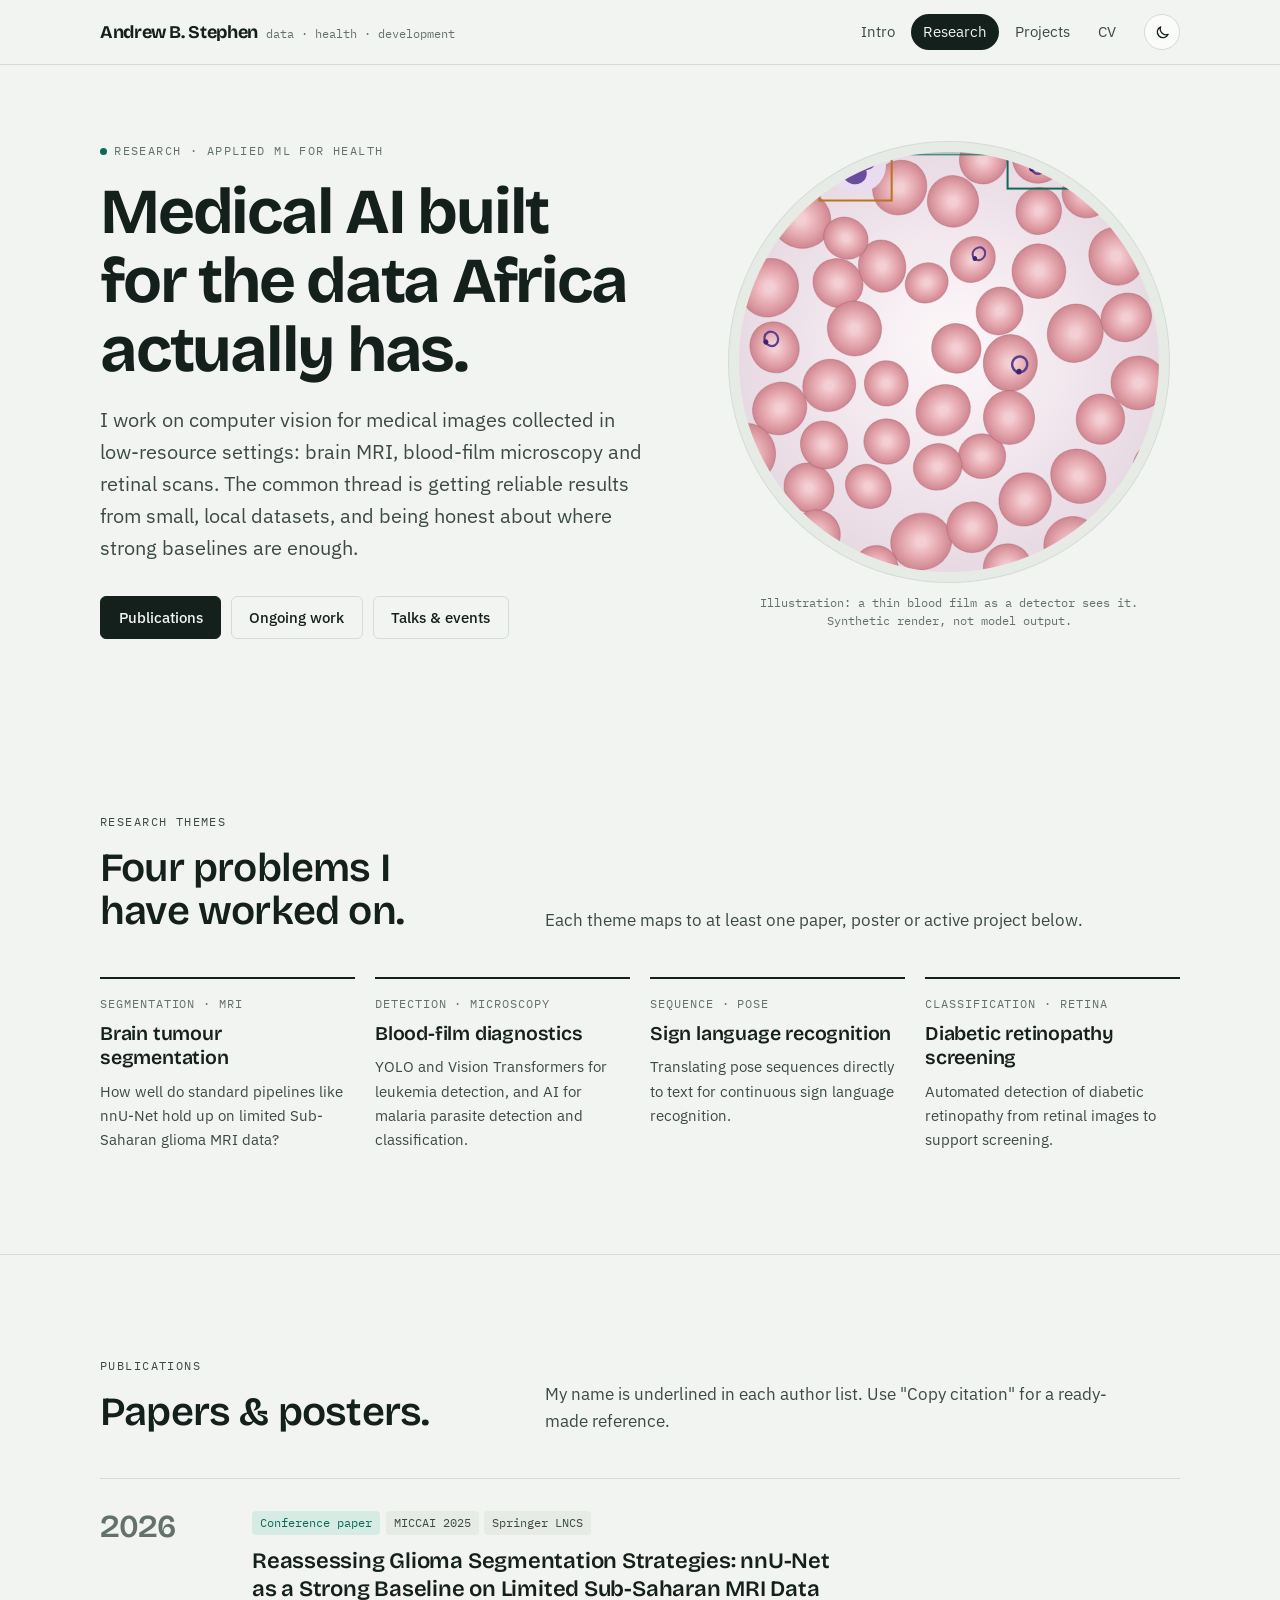
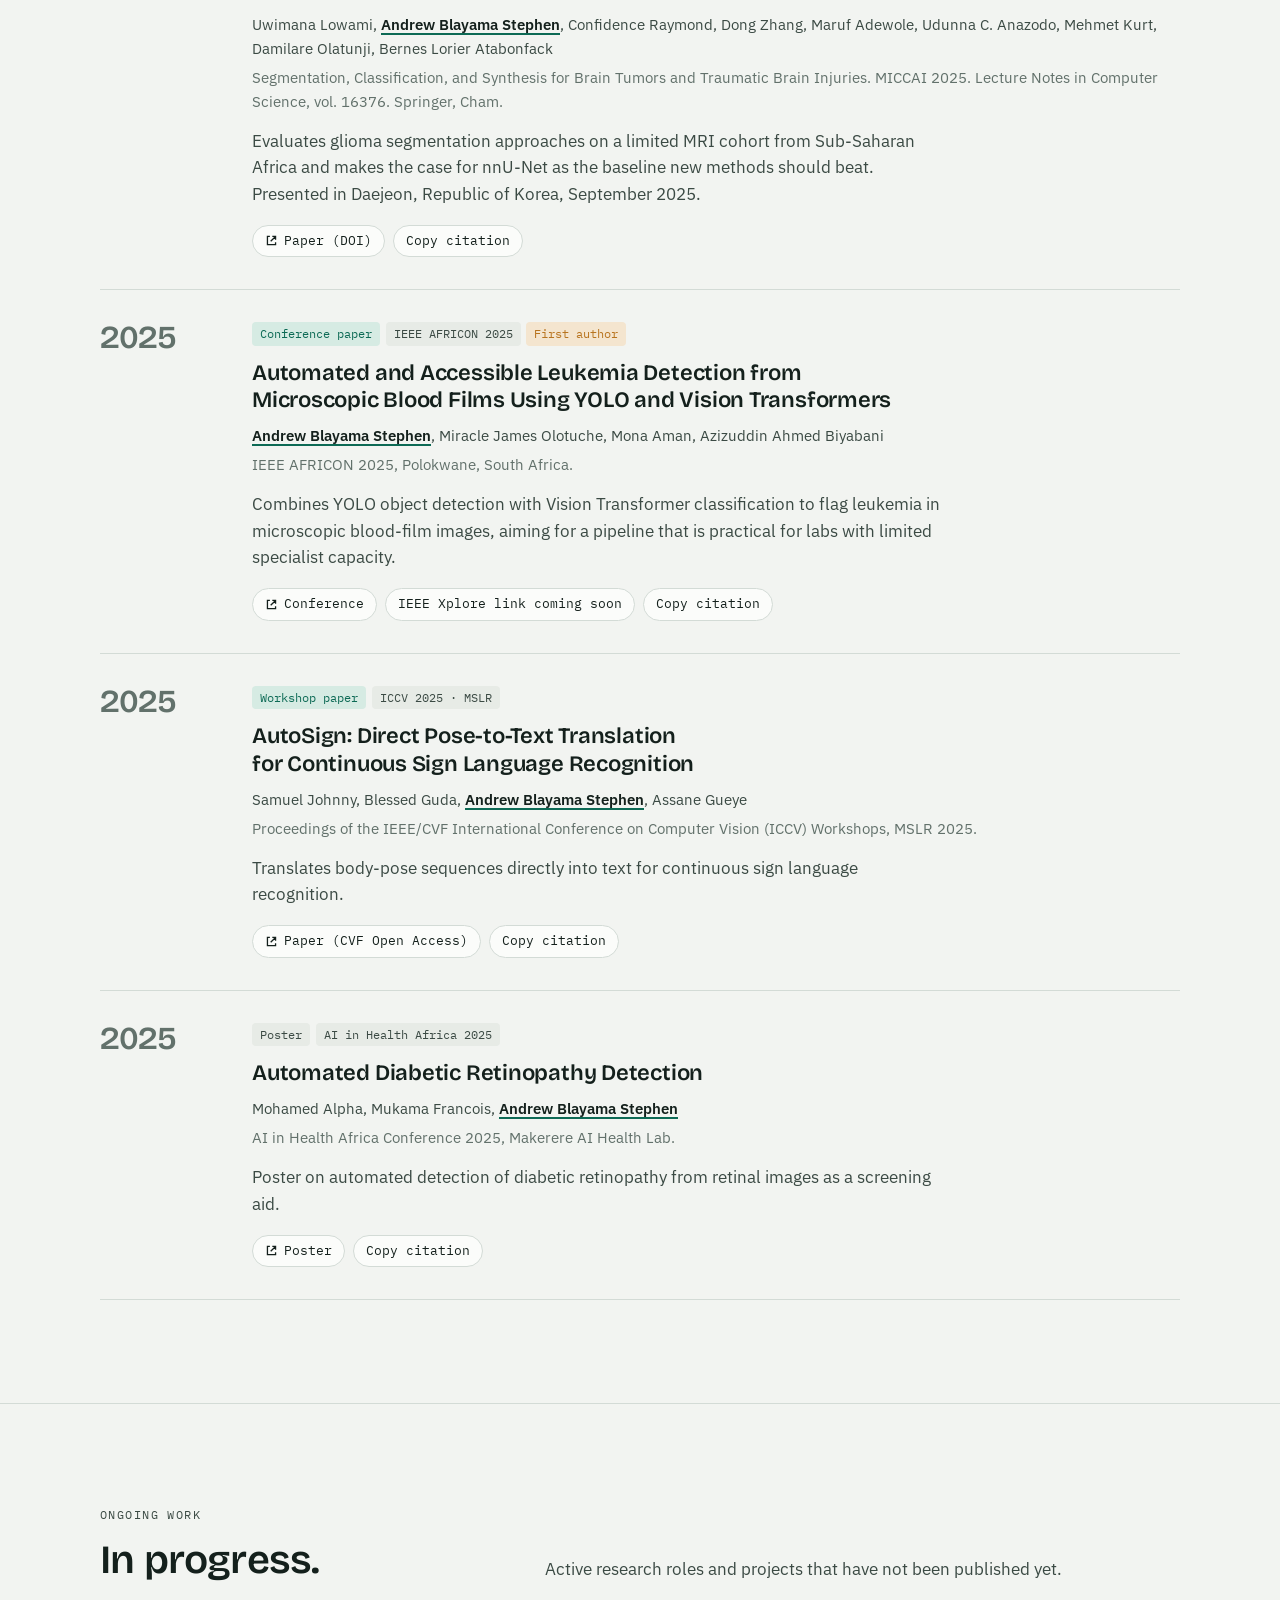
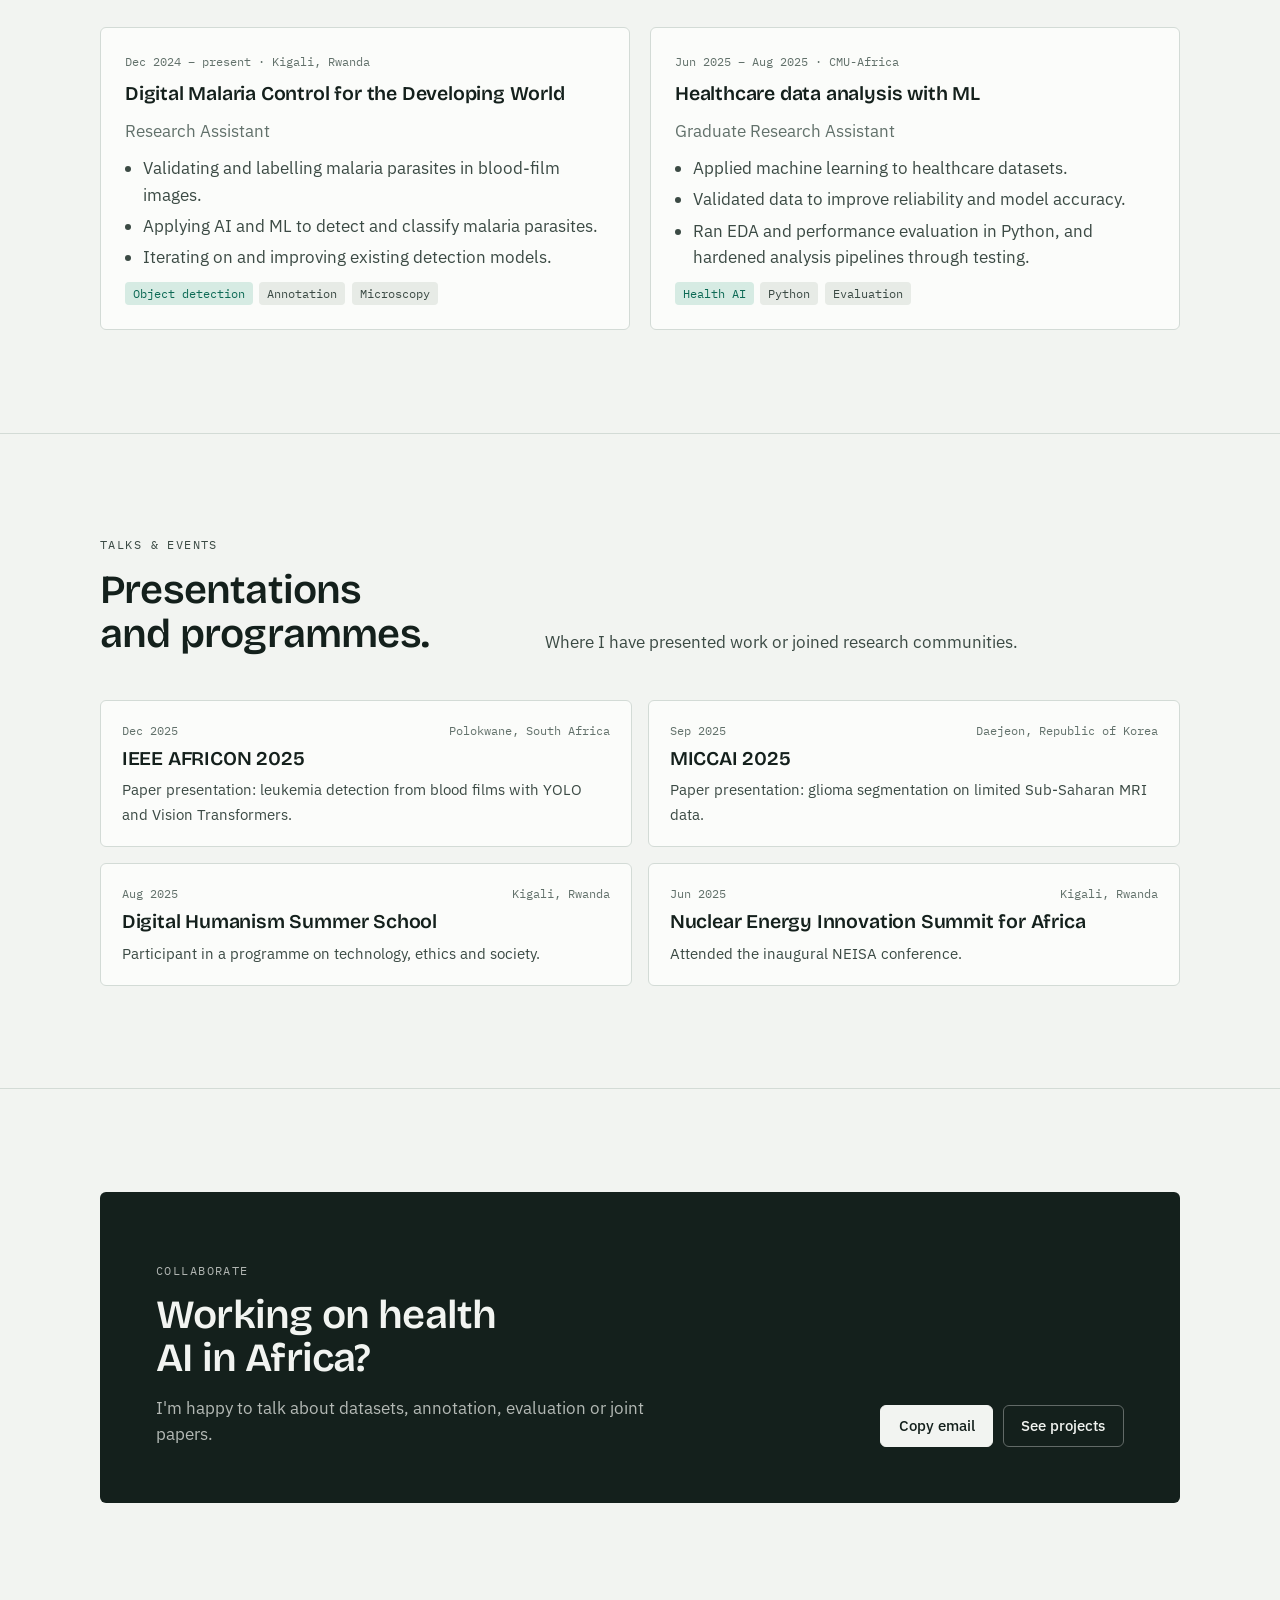
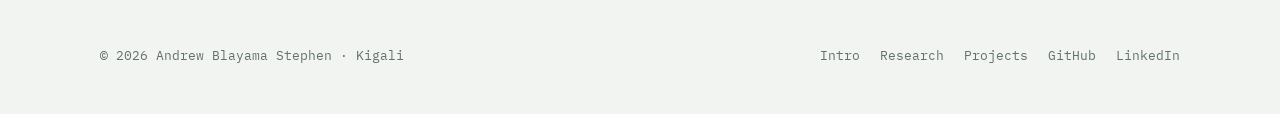
<file: research.html>
<!DOCTYPE html>
<html lang="en">
<head>
<meta charset="UTF-8">
<meta name="viewport" content="width=device-width, initial-scale=1.0, viewport-fit=cover">
<title>Research · Andrew Blayama Stephen</title>
<meta name="description" content="Publications and research by Andrew Blayama Stephen: glioma segmentation, leukemia detection, sign language recognition and diabetic retinopathy screening.">
<script>try{var t=localStorage.getItem("abs-theme");if(t)document.documentElement.setAttribute("data-theme",t)}catch(e){}</script>
<link rel="icon" href="assets/favicon.svg" type="image/svg+xml">
<link rel="preload" href="assets/fonts/plex-sans-400.woff2" as="font" type="font/woff2" crossorigin>
<link rel="preload" href="assets/fonts/bricolage.woff2" as="font" type="font/woff2" crossorigin>
<link rel="stylesheet" href="assets/css/style.css">
</head>
<body>

<header class="site-header">
  <div class="wrap">
    <a class="brand" href="index.html"><b>Andrew B. Stephen</b><span>data · health · development</span></a>
    <nav class="nav" aria-label="Main">
      <a href="index.html">Intro</a>
      <a href="research.html" aria-current="page">Research</a>
      <a href="projects.html">Projects</a>
      <a href="assets/Andrew_Stephen_Resume.pdf" target="_blank" rel="noopener">CV</a>
    </nav>
    <button class="theme-btn" type="button" aria-label="Toggle theme"></button>
  </div>
</header>

<main>
  <div class="page-hero">
    <div class="wrap page-hero-grid">
      <div>
        <p class="eyebrow rise"><span class="dot"></span>Research · Applied ML for health</p>
        <h1 class="rise d1">Medical AI built for the data Africa actually has.</h1>
        <p class="lede rise d2">I work on computer vision for medical images collected in low-resource settings: brain MRI, blood-film microscopy and retinal scans. The common thread is getting reliable results from small, local datasets, and being honest about where strong baselines are enough.</p>
        <div class="btns rise d3" style="margin-top:2rem">
          <a class="btn" href="#pubs">Publications</a>
          <a class="btn ghost" href="#ongoing">Ongoing work</a>
          <a class="btn ghost" href="#talks">Talks &amp; events</a>
        </div>
      </div>
      <figure class="scope rise d2">
        <div class="scope-lens"><canvas class="field" data-seed="11" aria-label="Illustration of a stained blood film with detection boxes around infected cells" role="img"></canvas></div>
        <figcaption>Illustration: a thin blood film as a detector sees it.<br>Synthetic render, not model output.</figcaption>
      </figure>
    </div>
  </div>

  <!-- ============ THEMES ============ -->
  <section id="themes">
    <div class="wrap">
      <div class="sec-head">
        <div>
          <p class="eyebrow">Research themes</p>
          <h2>Four problems I have worked on.</h2>
        </div>
        <p>Each theme maps to at least one paper, poster or active project below.</p>
      </div>
      <div class="themes">
        <div class="theme"><span class="meta">Segmentation · MRI</span><h3>Brain tumour segmentation</h3><p>How well do standard pipelines like nnU-Net hold up on limited Sub-Saharan glioma MRI data?</p></div>
        <div class="theme"><span class="meta">Detection · Microscopy</span><h3>Blood-film diagnostics</h3><p>YOLO and Vision Transformers for leukemia detection, and AI for malaria parasite detection and classification.</p></div>
        <div class="theme"><span class="meta">Sequence · Pose</span><h3>Sign language recognition</h3><p>Translating pose sequences directly to text for continuous sign language recognition.</p></div>
        <div class="theme"><span class="meta">Classification · Retina</span><h3>Diabetic retinopathy screening</h3><p>Automated detection of diabetic retinopathy from retinal images to support screening.</p></div>
      </div>
    </div>
  </section>

  <!-- ============ PUBLICATIONS ============ -->
  <section id="pubs">
    <div class="wrap">
      <div class="sec-head">
        <div>
          <p class="eyebrow">Publications</p>
          <h2>Papers &amp; posters.</h2>
        </div>
        <p>My name is underlined in each author list. Use "Copy citation" for a ready-made reference.</p>
      </div>

      <ol class="pubs">
        <li class="pub" id="pub-glioma">
          <div class="year">2026</div>
          <div>
            <div class="badges"><span class="tag jade">Conference paper</span><span class="tag">MICCAI 2025</span><span class="tag">Springer LNCS</span></div>
            <h3>Reassessing Glioma Segmentation Strategies: nnU-Net as a Strong Baseline on Limited Sub-Saharan MRI Data</h3>
            <p class="authors">Uwimana Lowami, <b>Andrew Blayama Stephen</b>, Confidence Raymond, Dong Zhang, Maruf Adewole, Udunna C. Anazodo, Mehmet Kurt, Damilare Olatunji, Bernes Lorier Atabonfack</p>
            <p class="venue">Segmentation, Classification, and Synthesis for Brain Tumors and Traumatic Brain Injuries. MICCAI 2025. Lecture Notes in Computer Science, vol. 16376. Springer, Cham.</p>
            <p class="gist">Evaluates glioma segmentation approaches on a limited MRI cohort from Sub-Saharan Africa and makes the case for nnU-Net as the baseline new methods should beat. Presented in Daejeon, Republic of Korea, September 2025.</p>
            <div class="links">
              <a class="chip-link" href="https://doi.org/10.1007/978-3-032-16365-3_30" target="_blank" rel="noopener"><svg viewBox="0 0 16 16" fill="none" stroke="currentColor" stroke-width="1.6"><path d="M6 3H3v10h10v-3M9 3h4v4M13 3 7 9"/></svg>Paper (DOI)</a>
              <button class="chip-link" type="button" data-copy="#cite-glioma"><span data-copy-label>Copy citation</span></button>
            </div>
            <pre id="cite-glioma" hidden>Lowami, U., Stephen, A. B., Raymond, C., Zhang, D., Adewole, M., Anazodo, U. C., Kurt, M., Olatunji, D., &amp; Atabonfack, B. L. Reassessing Glioma Segmentation Strategies: nnU-Net as a Strong Baseline on Limited Sub-Saharan MRI Data. In Segmentation, Classification, and Synthesis for Brain Tumors and Traumatic Brain Injuries (MICCAI 2025). Lecture Notes in Computer Science, vol 16376. Springer, Cham. https://doi.org/10.1007/978-3-032-16365-3_30</pre>
          </div>
        </li>

        <li class="pub" id="pub-leukemia">
          <div class="year">2025</div>
          <div>
            <div class="badges"><span class="tag jade">Conference paper</span><span class="tag">IEEE AFRICON 2025</span><span class="tag ochre">First author</span></div>
            <h3>Automated and Accessible Leukemia Detection from Microscopic Blood Films Using YOLO and Vision Transformers</h3>
            <p class="authors"><b>Andrew Blayama Stephen</b>, Miracle James Olotuche, Mona Aman, Azizuddin Ahmed Biyabani</p>
            <p class="venue">IEEE AFRICON 2025, Polokwane, South Africa.</p>
            <p class="gist">Combines YOLO object detection with Vision Transformer classification to flag leukemia in microscopic blood-film images, aiming for a pipeline that is practical for labs with limited specialist capacity.</p>
            <div class="links">
              <a class="chip-link" href="https://2025.ieee-africon.org/" target="_blank" rel="noopener"><svg viewBox="0 0 16 16" fill="none" stroke="currentColor" stroke-width="1.6"><path d="M6 3H3v10h10v-3M9 3h4v4M13 3 7 9"/></svg>Conference</a>
              <span class="chip-link" style="cursor:default">IEEE Xplore link coming soon</span>
              <button class="chip-link" type="button" data-copy="#cite-leukemia"><span data-copy-label>Copy citation</span></button>
            </div>
            <pre id="cite-leukemia" hidden>Stephen, A. B., Olotuche, M. J., Aman, M., &amp; Biyabani, A. A. (2025). Automated and Accessible Leukemia Detection from Microscopic Blood Films Using YOLO and Vision Transformers. IEEE AFRICON 2025, Polokwane, South Africa.</pre>
          </div>
        </li>

        <li class="pub" id="pub-autosign">
          <div class="year">2025</div>
          <div>
            <div class="badges"><span class="tag jade">Workshop paper</span><span class="tag">ICCV 2025 · MSLR</span></div>
            <h3>AutoSign: Direct Pose-to-Text Translation for Continuous Sign Language Recognition</h3>
            <p class="authors">Samuel Johnny, Blessed Guda, <b>Andrew Blayama Stephen</b>, Assane Gueye</p>
            <p class="venue">Proceedings of the IEEE/CVF International Conference on Computer Vision (ICCV) Workshops, MSLR 2025.</p>
            <p class="gist">Translates body-pose sequences directly into text for continuous sign language recognition.</p>
            <div class="links">
              <a class="chip-link" href="https://openaccess.thecvf.com/content/ICCV2025W/MSLR/html/Johnny_AutoSign_Direct_Pose-to-Text_Translation_for_Continuous_Sign_Language_Recognition_ICCVW_2025_paper.html" target="_blank" rel="noopener"><svg viewBox="0 0 16 16" fill="none" stroke="currentColor" stroke-width="1.6"><path d="M6 3H3v10h10v-3M9 3h4v4M13 3 7 9"/></svg>Paper (CVF Open Access)</a>
              <button class="chip-link" type="button" data-copy="#cite-autosign"><span data-copy-label>Copy citation</span></button>
            </div>
            <pre id="cite-autosign" hidden>Johnny, S., Guda, B., Stephen, A. B., &amp; Gueye, A. (2025). AutoSign: Direct Pose-to-Text Translation for Continuous Sign Language Recognition. In Proceedings of the IEEE/CVF International Conference on Computer Vision (ICCV) Workshops, MSLR.</pre>
          </div>
        </li>

        <li class="pub" id="pub-dr">
          <div class="year">2025</div>
          <div>
            <div class="badges"><span class="tag">Poster</span><span class="tag">AI in Health Africa 2025</span></div>
            <h3>Automated Diabetic Retinopathy Detection</h3>
            <p class="authors">Mohamed Alpha, Mukama Francois, <b>Andrew Blayama Stephen</b></p>
            <p class="venue">AI in Health Africa Conference 2025, Makerere AI Health Lab.</p>
            <p class="gist">Poster on automated detection of diabetic retinopathy from retinal images as a screening aid.</p>
            <div class="links">
              <a class="chip-link" href="https://conference.makerereaihealthlab.com/posters/7222bc75-79ea-48b3-8a8e-a9ac6e03476d" target="_blank" rel="noopener"><svg viewBox="0 0 16 16" fill="none" stroke="currentColor" stroke-width="1.6"><path d="M6 3H3v10h10v-3M9 3h4v4M13 3 7 9"/></svg>Poster</a>
              <button class="chip-link" type="button" data-copy="#cite-dr"><span data-copy-label>Copy citation</span></button>
            </div>
            <pre id="cite-dr" hidden>Alpha, M., Francois, M., &amp; Stephen, A. B. (2025). Automated Diabetic Retinopathy Detection. Poster, AI in Health Africa Conference 2025.</pre>
          </div>
        </li>
      </ol>
    </div>
  </section>

  <!-- ============ ONGOING ============ -->
  <section id="ongoing">
    <div class="wrap">
      <div class="sec-head">
        <div>
          <p class="eyebrow">Ongoing work</p>
          <h2>In progress.</h2>
        </div>
        <p>Active research roles and projects that have not been published yet.</p>
      </div>
      <div class="ongoing">
        <article>
          <p class="meta muted" style="font-size:.76rem">Dec 2024 – present · Kigali, Rwanda</p>
          <h3>Digital Malaria Control for the Developing World</h3>
          <p class="muted">Research Assistant</p>
          <ul>
            <li>Validating and labelling malaria parasites in blood-film images.</li>
            <li>Applying AI and ML to detect and classify malaria parasites.</li>
            <li>Iterating on and improving existing detection models.</li>
          </ul>
          <div class="links" style="display:flex;gap:.4rem;flex-wrap:wrap"><span class="tag jade">Object detection</span><span class="tag">Annotation</span><span class="tag">Microscopy</span></div>
        </article>
        <article>
          <p class="meta muted" style="font-size:.76rem">Jun 2025 – Aug 2025 · CMU-Africa</p>
          <h3>Healthcare data analysis with ML</h3>
          <p class="muted">Graduate Research Assistant</p>
          <ul>
            <li>Applied machine learning to healthcare datasets.</li>
            <li>Validated data to improve reliability and model accuracy.</li>
            <li>Ran EDA and performance evaluation in Python, and hardened analysis pipelines through testing.</li>
          </ul>
          <div class="links" style="display:flex;gap:.4rem;flex-wrap:wrap"><span class="tag jade">Health AI</span><span class="tag">Python</span><span class="tag">Evaluation</span></div>
        </article>
      </div>
    </div>
  </section>

  <!-- ============ TALKS ============ -->
  <section id="talks">
    <div class="wrap">
      <div class="sec-head">
        <div>
          <p class="eyebrow">Talks &amp; events</p>
          <h2>Presentations and programmes.</h2>
        </div>
        <p>Where I have presented work or joined research communities.</p>
      </div>
      <div class="talks">
        <div class="talk"><div class="meta"><span>Dec 2025</span><span>Polokwane, South Africa</span></div><h3>IEEE AFRICON 2025</h3><p>Paper presentation: leukemia detection from blood films with YOLO and Vision Transformers.</p></div>
        <div class="talk"><div class="meta"><span>Sep 2025</span><span>Daejeon, Republic of Korea</span></div><h3>MICCAI 2025</h3><p>Paper presentation: glioma segmentation on limited Sub-Saharan MRI data.</p></div>
        <div class="talk"><div class="meta"><span>Aug 2025</span><span>Kigali, Rwanda</span></div><h3>Digital Humanism Summer School</h3><p>Participant in a programme on technology, ethics and society.</p></div>
        <div class="talk"><div class="meta"><span>Jun 2025</span><span>Kigali, Rwanda</span></div><h3>Nuclear Energy Innovation Summit for Africa</h3><p>Attended the inaugural NEISA conference.</p></div>
      </div>
    </div>
  </section>

  <section id="contact">
    <div class="wrap">
      <div class="cta">
        <div>
          <p class="eyebrow" style="color:inherit;opacity:.7">Collaborate</p>
          <h2 style="margin-top:.8rem">Working on health AI in Africa?</h2>
          <p>I'm happy to talk about datasets, annotation, evaluation or joint papers.</p>
        </div>
        <div class="btns">
          <button class="btn" type="button" data-copy="andrewstephen703@gmail.com"><span data-copy-label>Copy email</span></button>
          <a class="btn ghost" href="projects.html">See projects</a>
        </div>
      </div>
    </div>
  </section>
</main>

<footer class="site-footer">
  <div class="wrap">
    <span>© <span data-year>2026</span> Andrew Blayama Stephen · Kigali</span>
    <nav aria-label="Footer">
      <a href="index.html">Intro</a><a href="research.html">Research</a><a href="projects.html">Projects</a>
      <a href="https://github.com/andrew-steve" target="_blank" rel="noopener">GitHub</a>
      <a href="https://www.linkedin.com/in/andrew-blayama-stephen-b12a81144" target="_blank" rel="noopener">LinkedIn</a>
    </nav>
  </div>
</footer>

<script src="assets/js/main.js" defer></script>
</body>
</html>
</file>
<file: assets/css/style.css>
/* ==========================================================
   Andrew Blayama Stephen — portfolio
   Palette: slide-glass paper, field ink, jade (stain), ochre (signal)
   Type: Bricolage Grotesque (display) · IBM Plex Sans (body) · IBM Plex Mono (data)
   ========================================================== */

@font-face { font-family: "Bricolage Grotesque"; src: url("../fonts/bricolage.woff2") format("woff2"); font-weight: 200 800; font-style: normal; font-display: swap; }
@font-face { font-family: "IBM Plex Sans"; src: url("../fonts/plex-sans-400.woff2") format("woff2"); font-weight: 400; font-style: normal; font-display: swap; }
@font-face { font-family: "IBM Plex Sans"; src: url("../fonts/plex-sans-500.woff2") format("woff2"); font-weight: 500; font-style: normal; font-display: swap; }
@font-face { font-family: "IBM Plex Sans"; src: url("../fonts/plex-sans-600.woff2") format("woff2"); font-weight: 600 700; font-style: normal; font-display: swap; }
@font-face { font-family: "IBM Plex Mono"; src: url("../fonts/plex-mono-400.woff2") format("woff2"); font-weight: 400 500; font-style: normal; font-display: swap; }

:root {
  --paper: #f2f4f1;
  --surface: #fbfcfa;
  --sunk: #e7ebe6;
  --ink: #14201c;
  --ink-2: #3b4a44;
  --muted: #62716b;
  --line: #d3dbd6;
  --jade: #0d6a55;
  --jade-soft: #d6ebe3;
  --ochre: #b8741f;
  --ochre-soft: #f4e5cf;
  --focus: #0d6a55;

  --f-display: "Bricolage Grotesque", "Avenir Next", "Segoe UI", system-ui, sans-serif;
  --f-body: "IBM Plex Sans", "Segoe UI", system-ui, -apple-system, sans-serif;
  --f-mono: "IBM Plex Mono", ui-monospace, "SFMono-Regular", Menlo, Consolas, monospace;

  --wrap: 1160px;
  --gutter: clamp(16px, 4vw, 40px);
  --r: 6px;
  color-scheme: light;
}

@media (prefers-color-scheme: dark) {
  :root:not([data-theme="light"]) {
    --paper: #0e1512;
    --surface: #141d19;
    --sunk: #1a2520;
    --ink: #e4ece8;
    --ink-2: #bccac3;
    --muted: #8a9c94;
    --line: #26332d;
    --jade: #5cc7a6;
    --jade-soft: #173a30;
    --ochre: #e4a758;
    --ochre-soft: #3a2b17;
    --focus: #5cc7a6;
    color-scheme: dark;
  }
}
:root[data-theme="dark"] {
  --paper: #0e1512;
  --surface: #141d19;
  --sunk: #1a2520;
  --ink: #e4ece8;
  --ink-2: #bccac3;
  --muted: #8a9c94;
  --line: #26332d;
  --jade: #5cc7a6;
  --jade-soft: #173a30;
  --ochre: #e4a758;
  --ochre-soft: #3a2b17;
  --focus: #5cc7a6;
  color-scheme: dark;
}

*, *::before, *::after { box-sizing: border-box; }
html { -webkit-text-size-adjust: 100%; scroll-behavior: smooth; }
@media (prefers-reduced-motion: reduce) { html { scroll-behavior: auto; } }

body {
  margin: 0;
  background: var(--paper);
  color: var(--ink);
  font-family: var(--f-body);
  font-size: 16.5px;
  line-height: 1.6;
  -webkit-font-smoothing: antialiased;
}
img { max-width: 100%; display: block; }
a { color: inherit; }
:focus-visible { outline: 2px solid var(--focus); outline-offset: 3px; border-radius: 2px; }
[hidden] { display: none !important; }

.wrap { max-width: var(--wrap); margin-inline: auto; padding-inline: var(--gutter); }

/* ---------- type ---------- */
h1, h2, h3 { font-family: var(--f-display); font-weight: 600; letter-spacing: -0.02em; line-height: 1.08; text-wrap: balance; margin: 0; }
h1 { font-size: clamp(2.3rem, 5.4vw, 4rem); font-weight: 700; letter-spacing: -0.035em; }
h2 { font-size: clamp(1.75rem, 3.4vw, 2.5rem); }
h3 { font-size: 1.22rem; letter-spacing: -0.01em; line-height: 1.25; }
p { margin: 0; }
.lede { font-size: clamp(1.08rem, 1.6vw, 1.25rem); color: var(--ink-2); max-width: 60ch; }
.mono, .eyebrow, .tag, .meta { font-family: var(--f-mono); }
.eyebrow {
  font-size: 0.74rem; text-transform: uppercase; letter-spacing: 0.12em;
  color: var(--muted); display: flex; align-items: center; gap: 0.6em;
}
.eyebrow .dot { width: 7px; height: 7px; border-radius: 50%; background: var(--jade); display: inline-block; }
.muted { color: var(--muted); }
em.hl { font-style: normal; color: var(--jade); }

/* ---------- header ---------- */
.site-header {
  position: sticky; top: env(safe-area-inset-top, 0px); z-index: 20;
  background: var(--paper);
  border-bottom: 1px solid var(--line);
}
.site-header .wrap { display: flex; align-items: center; gap: 1rem; min-height: 64px; flex-wrap: wrap; padding-block: 8px; }
.brand { text-decoration: none; display: flex; align-items: baseline; gap: 0.5rem; margin-right: auto; }
.brand b { font-family: var(--f-display); font-size: 1.12rem; letter-spacing: -0.02em; }
.brand span { font-family: var(--f-mono); font-size: 0.74rem; color: var(--muted); }
.nav { display: flex; gap: 0.25rem; align-items: center; flex-wrap: wrap; }
.nav a {
  text-decoration: none; font-size: 0.92rem; padding: 0.4rem 0.75rem; border-radius: 999px; color: var(--ink-2);
}
.nav a:hover { background: var(--sunk); color: var(--ink); }
.nav a[aria-current="page"] { background: var(--ink); color: var(--paper); }
.theme-btn {
  border: 1px solid var(--line); background: var(--surface); color: var(--ink);
  width: 36px; height: 36px; border-radius: 999px; cursor: pointer; display: grid; place-items: center;
}
.theme-btn:hover { border-color: var(--muted); }
.theme-btn svg { width: 17px; height: 17px; }

/* ---------- buttons ---------- */
.btns { display: flex; flex-wrap: wrap; gap: 0.6rem; }
.btn {
  display: inline-flex; align-items: center; gap: 0.5rem; text-decoration: none; cursor: pointer;
  font: 500 0.95rem/1 var(--f-body); padding: 0.8rem 1.1rem; border-radius: var(--r);
  border: 1px solid var(--ink); background: var(--ink); color: var(--paper);
  transition: transform .15s ease, background .15s ease;
}
.btn:hover { transform: translateY(-1px); }
.btn.ghost { background: transparent; color: var(--ink); border-color: var(--line); }
.btn.ghost:hover { border-color: var(--ink); }
.btn svg { width: 16px; height: 16px; }

/* ---------- sections ---------- */
section { padding-block: clamp(56px, 8vw, 104px); }
section + section { border-top: 1px solid var(--line); }
.sec-head { display: grid; grid-template-columns: minmax(0, 1fr) minmax(0, 1.6fr); gap: 1.5rem 3rem; margin-bottom: 2.75rem; align-items: end; }
.sec-head .eyebrow { margin-bottom: 0.9rem; }
.sec-head p { color: var(--ink-2); max-width: 58ch; }
@media (max-width: 820px) { .sec-head { grid-template-columns: 1fr; } }

/* ---------- hero (intro) ---------- */
.hero { padding-block: clamp(40px, 6vw, 80px) clamp(48px, 7vw, 88px); }
.hero-grid { display: grid; grid-template-columns: minmax(0, 1.35fr) minmax(0, 0.9fr); gap: clamp(28px, 5vw, 72px); align-items: center; }
.hero h1 { margin-block: 1.1rem 1.4rem; }
.hero .lede { margin-bottom: 2rem; }
.contact-row { display: flex; flex-wrap: wrap; gap: 0.4rem 1.2rem; margin-top: 1.75rem; font-family: var(--f-mono); font-size: 0.82rem; color: var(--muted); }
.contact-row a { text-decoration: none; border-bottom: 1px solid var(--line); }
.contact-row a:hover { color: var(--jade); border-color: var(--jade); }

.portrait { position: relative; max-width: 420px; justify-self: end; width: 100%; }
.portrait figure { margin: 0; position: relative; border-radius: var(--r); overflow: hidden; background: var(--sunk); aspect-ratio: 4 / 5; }
.portrait img { width: 100%; height: 100%; object-fit: cover; }
/* detection-box frame: a nod to the object-detection work */
.bbox { position: absolute; inset: 9% 17% 44% 22%; border: 2px solid var(--jade); border-radius: 2px; pointer-events: none; }
.bbox::before {
  content: attr(data-label); position: absolute; left: -2px; bottom: 100%;
  background: var(--jade); color: var(--paper); font: 500 0.7rem/1 var(--f-mono);
  padding: 4px 6px; white-space: nowrap; border-radius: 2px 2px 0 0;
}
.coords {
  display: flex; justify-content: space-between; gap: 1rem; margin-top: 0.7rem;
  font: 0.72rem/1.4 var(--f-mono); color: var(--muted); letter-spacing: 0.02em;
}
@media (max-width: 860px) {
  .hero-grid { grid-template-columns: 1fr; }
  .portrait { justify-self: start; max-width: 340px; order: -1; }
}

/* ---------- df.info panel ---------- */
@media (max-width: 560px) { .brand span { display: none; } }
.info {
  align-self: start;
  background: var(--surface); border: 1px solid var(--line); border-radius: var(--r);
  font: 0.84rem/1.65 var(--f-mono); overflow-x: auto;
}
.info-bar { display: flex; justify-content: space-between; gap: 1rem; padding: 0.6rem 1rem; border-bottom: 1px solid var(--line); color: var(--muted); font-size: 0.74rem; }
.info pre { margin: 0; padding: 1rem 1.1rem 1.15rem; white-space: pre; color: var(--ink-2); }
.info .k { color: var(--jade); }
.info .c { color: var(--muted); }
.info .s { color: var(--ochre); }

/* ---------- stats strip ---------- */
.stats { display: grid; grid-template-columns: repeat(4, minmax(0, 1fr)); border-block: 1px solid var(--line); }
.stat { padding: 1.4rem 1.25rem; display: grid; gap: 0.3rem; align-content: start; }
.stat + .stat { border-left: 1px solid var(--line); }
.stat b { font-family: var(--f-display); font-size: clamp(1.9rem, 3.2vw, 2.6rem); font-weight: 600; letter-spacing: -0.03em; line-height: 1; font-variant-numeric: tabular-nums; }
.stat span { font-size: 0.88rem; color: var(--muted); }
@media (max-width: 760px) {
  .stats { grid-template-columns: repeat(2, minmax(0, 1fr)); }
  .stat:nth-child(3) { border-left: 0; }
  .stat:nth-child(n+3) { border-top: 1px solid var(--line); }
}

/* ---------- capabilities ---------- */
.caps { display: grid; grid-template-columns: repeat(3, minmax(0, 1fr)); gap: 1px; background: var(--line); border: 1px solid var(--line); border-radius: var(--r); overflow: hidden; }
.cap { background: var(--surface); padding: 1.6rem 1.5rem 1.5rem; display: flex; flex-direction: column; gap: 0.9rem; }
.cap .glyph { width: 44px; height: 44px; color: var(--jade); }
.cap p { color: var(--ink-2); font-size: 0.97rem; }
.cap ul { margin: 0; padding: 0; list-style: none; display: flex; flex-wrap: wrap; gap: 0.35rem; margin-top: auto; }
.cap .evidence { font: 0.78rem/1.5 var(--f-mono); color: var(--muted); border-top: 1px dashed var(--line); padding-top: 0.8rem; }
.cap .evidence a { color: var(--jade); }
@media (max-width: 900px) { .caps { grid-template-columns: 1fr; } }

.tag {
  display: inline-block; font-size: 0.72rem; line-height: 1; padding: 0.38rem 0.5rem; border-radius: 4px;
  background: var(--sunk); color: var(--ink-2); white-space: nowrap;
}
.tag.jade { background: var(--jade-soft); color: var(--jade); }
.tag.ochre { background: var(--ochre-soft); color: var(--ochre); }

/* ---------- timeline ---------- */
.timeline { list-style: none; margin: 0; padding: 0; display: grid; }
.role { display: grid; grid-template-columns: 11rem minmax(0, 1fr); gap: 0.5rem 2rem; padding-block: 1.6rem; border-top: 1px solid var(--line); }
.role:last-child { border-bottom: 1px solid var(--line); }
.role .when { font: 0.8rem/1.5 var(--f-mono); color: var(--muted); font-variant-numeric: tabular-nums; padding-top: 0.2rem; }
.role .when .now { display: inline-flex; align-items: center; gap: 0.35rem; color: var(--jade); }
.role .when .now::before { content: ""; width: 6px; height: 6px; border-radius: 50%; background: var(--jade); box-shadow: 0 0 0 3px var(--jade-soft); }
.role h3 { margin-bottom: 0.2rem; }
.role .org { color: var(--ink-2); font-size: 0.95rem; margin-bottom: 0.7rem; }
.role .org span { color: var(--muted); }
.role ul { margin: 0; padding-left: 1.1rem; color: var(--ink-2); display: grid; gap: 0.3rem; max-width: 72ch; }
.role ul li::marker { color: var(--jade); }
.role .tags { display: flex; flex-wrap: wrap; gap: 0.35rem; margin-top: 0.9rem; }
@media (max-width: 700px) { .role { grid-template-columns: 1fr; } }

/* ---------- skills matrix ---------- */
.skills { display: grid; grid-template-columns: repeat(auto-fit, minmax(230px, 1fr)); gap: 2rem 2.5rem; }
.skill-group h3 { font-size: 0.78rem; font-family: var(--f-mono); font-weight: 500; text-transform: uppercase; letter-spacing: 0.1em; color: var(--muted); margin-bottom: 0.9rem; }
.skill-group ul { list-style: none; margin: 0; padding: 0; display: grid; gap: 0.5rem; }
.skill-group li { display: flex; justify-content: space-between; align-items: baseline; gap: 1rem; padding-bottom: 0.5rem; border-bottom: 1px dotted var(--line); font-size: 0.97rem; }
.skill-group li small { font-family: var(--f-mono); font-size: 0.72rem; color: var(--muted); white-space: nowrap; }

/* ---------- news log ---------- */
.log { list-style: none; margin: 0; padding: 0; display: grid; }
.log li { display: grid; grid-template-columns: 6.5rem minmax(0, 1fr) auto; gap: 1.25rem; padding-block: 1rem; border-top: 1px solid var(--line); align-items: baseline; }
.log li:last-child { border-bottom: 1px solid var(--line); }
.log time { font: 0.8rem var(--f-mono); color: var(--muted); font-variant-numeric: tabular-nums; }
.log p { color: var(--ink-2); }
.log p b { color: var(--ink); font-weight: 600; }
@media (max-width: 640px) { .log li { grid-template-columns: 1fr; gap: 0.35rem; } }

/* ---------- two col ---------- */
.split { display: grid; grid-template-columns: repeat(2, minmax(0, 1fr)); gap: clamp(32px, 5vw, 64px); }
@media (max-width: 820px) { .split { grid-template-columns: 1fr; } }
.edu { display: grid; gap: 1.1rem; }
.edu-item { display: grid; gap: 0.2rem; padding-bottom: 1.1rem; border-bottom: 1px solid var(--line); }
.edu-item .meta { font-size: 0.78rem; color: var(--muted); }
.edu-item p { color: var(--ink-2); }
.plain-list { list-style: none; margin: 0; padding: 0; display: grid; gap: 0.6rem; }
.plain-list li { display: flex; gap: 0.75rem; align-items: baseline; color: var(--ink-2); }
.plain-list li::before { content: "→"; color: var(--jade); font-family: var(--f-mono); }

/* ---------- CTA / footer ---------- */
.cta { background: var(--ink); color: var(--paper); border-radius: var(--r); padding: clamp(28px, 5vw, 56px); display: grid; grid-template-columns: minmax(0, 1.4fr) minmax(0, 1fr); gap: 2rem; align-items: end; }
.cta h2 { color: var(--paper); }
.cta p { color: color-mix(in srgb, var(--paper) 72%, var(--ink)); margin-top: 0.9rem; max-width: 52ch; }
.cta .btn { background: var(--paper); color: var(--ink); border-color: var(--paper); }
.cta .btn.ghost { background: transparent; color: var(--paper); border-color: color-mix(in srgb, var(--paper) 35%, var(--ink)); }
.cta .btns { justify-content: flex-end; }
.copy-mail { font-family: var(--f-mono); font-size: 0.85rem; }
@media (max-width: 820px) { .cta { grid-template-columns: 1fr; } .cta .btns { justify-content: flex-start; } }

.site-footer { padding-block: 2.5rem 3rem; font: 0.8rem/1.6 var(--f-mono); color: var(--muted); }
.site-footer .wrap { display: flex; flex-wrap: wrap; justify-content: space-between; gap: 1rem; }
.site-footer a { text-decoration: none; }
.site-footer a:hover { color: var(--jade); }
.site-footer nav { display: flex; gap: 1.25rem; flex-wrap: wrap; }

/* ---------- page hero (research / projects) ---------- */
.page-hero { padding-block: clamp(40px, 6vw, 80px) clamp(40px, 6vw, 72px); }
.page-hero-grid { display: grid; grid-template-columns: minmax(0, 1.2fr) minmax(0, 1fr); gap: clamp(28px, 5vw, 72px); align-items: center; }
.page-hero h1 { margin-block: 1rem 1.25rem; }
@media (max-width: 860px) { .page-hero-grid { grid-template-columns: 1fr; } }

/* microscope field */
.scope { margin: 0; justify-self: center; width: 100%; max-width: 420px; }
.scope-lens { position: relative; aspect-ratio: 1; border-radius: 50%; overflow: hidden; background: #efe6ee; box-shadow: 0 0 0 10px var(--sunk), 0 0 0 11px var(--line); }
.scope canvas { width: 100%; height: 100%; display: block; }
.scope figcaption { margin-top: 1.4rem; text-align: center; font: 0.72rem/1.5 var(--f-mono); color: var(--muted); }

/* themes */
.themes { display: grid; grid-template-columns: repeat(4, minmax(0, 1fr)); gap: 1.25rem; }
.theme { border-top: 2px solid var(--ink); padding-top: 1rem; display: grid; gap: 0.5rem; align-content: start; }
.theme .meta { font-size: 0.74rem; color: var(--muted); text-transform: uppercase; letter-spacing: 0.08em; }
.theme p { color: var(--ink-2); font-size: 0.95rem; }
@media (max-width: 900px) { .themes { grid-template-columns: repeat(2, minmax(0, 1fr)); } }
@media (max-width: 520px) { .themes { grid-template-columns: 1fr; } }

/* publications */
.pubs { display: grid; gap: 0; list-style: none; margin: 0; padding: 0; }
.pub { display: grid; grid-template-columns: 7.5rem minmax(0, 1fr); gap: 0.75rem 2rem; padding-block: 2rem; border-top: 1px solid var(--line); }
.pub:last-child { border-bottom: 1px solid var(--line); }
.pub .year { font-family: var(--f-display); font-size: 2rem; font-weight: 600; letter-spacing: -0.03em; line-height: 1; color: var(--muted); font-variant-numeric: tabular-nums; }
.pub .badges { display: flex; flex-wrap: wrap; gap: 0.35rem; margin-bottom: 0.8rem; }
.pub h3 { font-size: clamp(1.15rem, 1.8vw, 1.38rem); max-width: 48ch; }
.pub .authors { margin-top: 0.6rem; color: var(--ink-2); font-size: 0.95rem; }
.pub .authors b { color: var(--ink); font-weight: 600; text-decoration: underline; text-decoration-color: var(--jade); text-underline-offset: 3px; text-decoration-thickness: 2px; }
.pub .venue { margin-top: 0.35rem; font-size: 0.92rem; color: var(--muted); }
.pub .gist { margin-top: 0.9rem; color: var(--ink-2); max-width: 70ch; }
.pub .links { display: flex; flex-wrap: wrap; gap: 0.5rem; margin-top: 1.1rem; }
.chip-link {
  display: inline-flex; align-items: center; gap: 0.4rem; font: 500 0.8rem/1 var(--f-mono);
  padding: 0.55rem 0.75rem; border: 1px solid var(--line); border-radius: 999px; text-decoration: none; color: var(--ink);
  background: var(--surface); cursor: pointer;
}
.chip-link:hover { border-color: var(--jade); color: var(--jade); }
.chip-link svg { width: 13px; height: 13px; }
@media (max-width: 640px) { .pub { grid-template-columns: 1fr; } .pub .year { font-size: 1.3rem; } }

/* talks */
.talks { display: grid; grid-template-columns: repeat(2, minmax(0, 1fr)); gap: 1rem; }
.talk { background: var(--surface); border: 1px solid var(--line); border-radius: var(--r); padding: 1.25rem 1.3rem; display: grid; gap: 0.4rem; align-content: start; }
.talk .meta { font-size: 0.76rem; color: var(--muted); display: flex; justify-content: space-between; gap: 1rem; flex-wrap: wrap; }
.talk p { color: var(--ink-2); font-size: 0.95rem; }
@media (max-width: 720px) { .talks { grid-template-columns: 1fr; } }

/* ongoing research block */
.ongoing { display: grid; grid-template-columns: minmax(0, 1fr) minmax(0, 1fr); gap: 1.25rem; }
.ongoing article { border: 1px solid var(--line); border-radius: var(--r); padding: 1.5rem; background: var(--surface); display: grid; gap: 0.7rem; align-content: start; }
.ongoing ul { margin: 0; padding-left: 1.1rem; color: var(--ink-2); display: grid; gap: 0.3rem; }
@media (max-width: 820px) { .ongoing { grid-template-columns: 1fr; } }

/* ---------- projects ---------- */
.pipeline { list-style: none; margin: 0; padding: 0; display: grid; grid-template-columns: repeat(6, minmax(0, 1fr)); counter-reset: step; }
.pipeline li { counter-increment: step; position: relative; padding: 1.1rem 1rem 1.2rem 0; border-top: 2px solid var(--line); display: grid; gap: 0.35rem; align-content: start; }
.pipeline li::before { content: counter(step, decimal-leading-zero); font: 500 0.74rem var(--f-mono); color: var(--jade); }
.pipeline li::after { content: ""; position: absolute; top: -6px; left: 0; width: 10px; height: 10px; border-radius: 50%; background: var(--paper); border: 2px solid var(--jade); }
.pipeline b { font-family: var(--f-display); font-weight: 600; font-size: 1.05rem; letter-spacing: -0.01em; }
.pipeline span { font-size: 0.86rem; color: var(--muted); }
@media (max-width: 900px) { .pipeline { grid-template-columns: repeat(3, minmax(0, 1fr)); row-gap: 1rem; } }
@media (max-width: 520px) { .pipeline { grid-template-columns: repeat(2, minmax(0, 1fr)); } }

.filters { display: flex; flex-wrap: wrap; gap: 0.4rem; margin-bottom: 1.75rem; align-items: center; }
.filters .label { font: 0.76rem var(--f-mono); color: var(--muted); margin-right: 0.4rem; text-transform: uppercase; letter-spacing: 0.1em; }
.filter {
  font: 500 0.86rem/1 var(--f-body); padding: 0.55rem 0.85rem; border-radius: 999px; cursor: pointer;
  border: 1px solid var(--line); background: var(--surface); color: var(--ink-2);
}
.filter:hover { border-color: var(--ink); color: var(--ink); }
.filter[aria-pressed="true"] { background: var(--ink); color: var(--paper); border-color: var(--ink); }
.filter .n { font-family: var(--f-mono); font-size: 0.74rem; opacity: 0.7; margin-left: 0.3rem; }

.featured { display: grid; grid-template-columns: minmax(0, 1.1fr) minmax(0, 1fr); gap: 0; border: 1px solid var(--line); border-radius: var(--r); overflow: hidden; background: var(--surface); margin-bottom: 1.25rem; }
.featured .body { padding: clamp(22px, 3.5vw, 40px); display: grid; gap: 1rem; align-content: start; }
.featured .visual { background: var(--sunk); border-left: 1px solid var(--line); display: grid; place-items: center; padding: 1.5rem; min-height: 280px; }
.featured .visual .scope { max-width: 300px; }
.featured h3 { font-size: clamp(1.4rem, 2.4vw, 1.9rem); }
@media (max-width: 860px) { .featured { grid-template-columns: 1fr; } .featured .visual { border-left: 0; border-top: 1px solid var(--line); } }

.grid { display: grid; grid-template-columns: repeat(3, minmax(0, 1fr)); gap: 1.25rem; }
@media (max-width: 980px) { .grid { grid-template-columns: repeat(2, minmax(0, 1fr)); } }
@media (max-width: 640px) { .grid { grid-template-columns: 1fr; } }

.card { background: var(--surface); border: 1px solid var(--line); border-radius: var(--r); padding: 1.4rem 1.4rem 1.3rem; display: flex; flex-direction: column; gap: 0.8rem; transition: border-color .15s ease, transform .15s ease; }
.card:hover { border-color: color-mix(in srgb, var(--jade) 55%, var(--line)); }
.card-top { display: flex; justify-content: space-between; align-items: center; gap: 0.75rem; }
.card-top .meta { font-size: 0.74rem; color: var(--muted); font-variant-numeric: tabular-nums; }
.card .where { font-size: 0.88rem; color: var(--muted); margin-top: -0.35rem; }
.card p { color: var(--ink-2); font-size: 0.95rem; }
.card details { font-size: 0.92rem; color: var(--ink-2); }
.card summary { cursor: pointer; font: 500 0.8rem var(--f-mono); color: var(--jade); list-style: none; }
.card summary::-webkit-details-marker { display: none; }
.card summary::before { content: "+ "; }
.card details[open] summary::before { content: "− "; }
.card details ul { margin: 0.6rem 0 0; padding-left: 1.1rem; display: grid; gap: 0.25rem; }
.card .stack { display: flex; flex-wrap: wrap; gap: 0.3rem; margin-top: auto; padding-top: 0.9rem; border-top: 1px dashed var(--line); }
.card .links { display: flex; flex-wrap: wrap; gap: 0.4rem; }
.cat { font: 500 0.7rem/1 var(--f-mono); text-transform: uppercase; letter-spacing: 0.08em; padding: 0.35rem 0.5rem; border-radius: 4px; }
.cat.ml { background: var(--jade-soft); color: var(--jade); }
.cat.bi { background: var(--ochre-soft); color: var(--ochre); }
.cat.survey { background: var(--sunk); color: var(--ink-2); }
.cat.gov { background: var(--ink); color: var(--paper); }
.empty-note { color: var(--muted); font-family: var(--f-mono); font-size: 0.85rem; }

/* ---------- entrance motion (content visible at rest) ---------- */
@media (prefers-reduced-motion: no-preference) {
  .rise { animation: rise .7s cubic-bezier(.2,.7,.2,1) both; }
  .rise.d1 { animation-delay: .06s; } .rise.d2 { animation-delay: .12s; } .rise.d3 { animation-delay: .18s; } .rise.d4 { animation-delay: .24s; }
  @keyframes rise { from { transform: translateY(10px); opacity: .001; } to { transform: none; opacity: 1; } }
}
.portrait picture { display: contents; }
</file>
